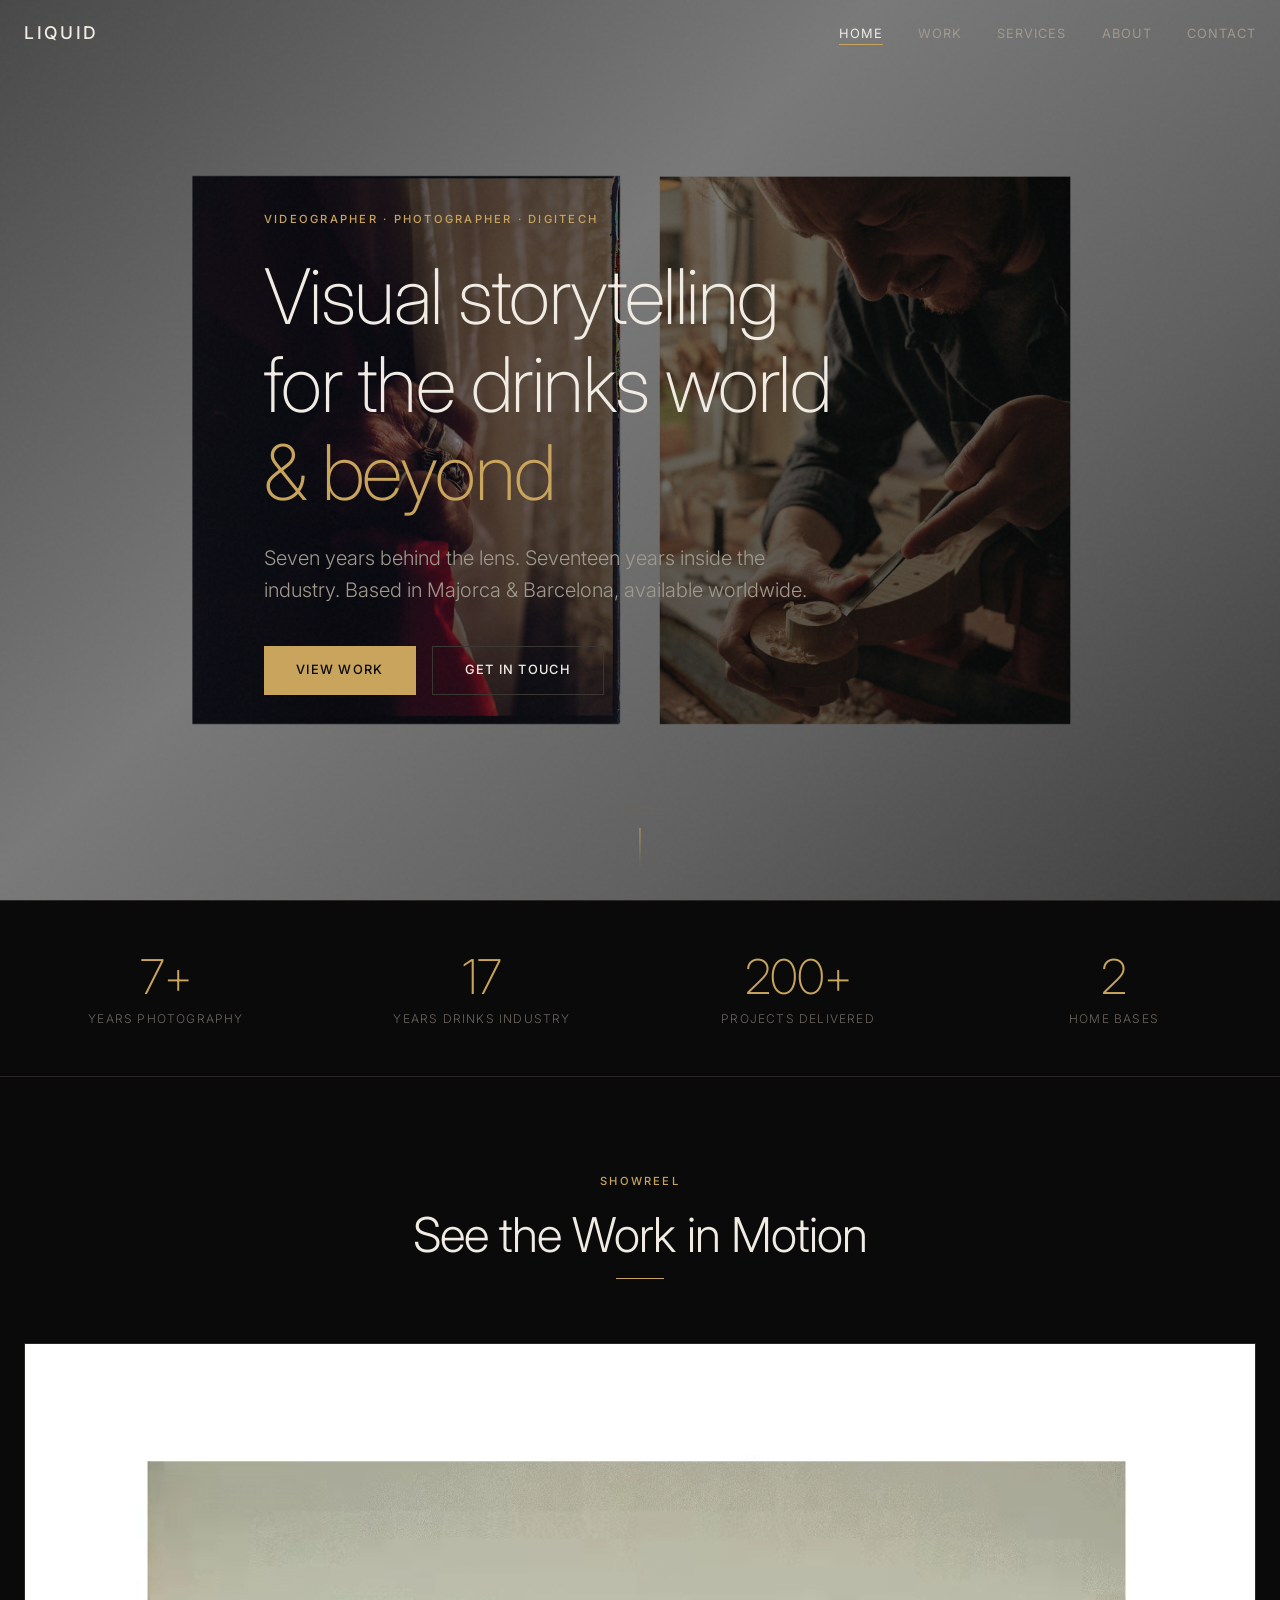
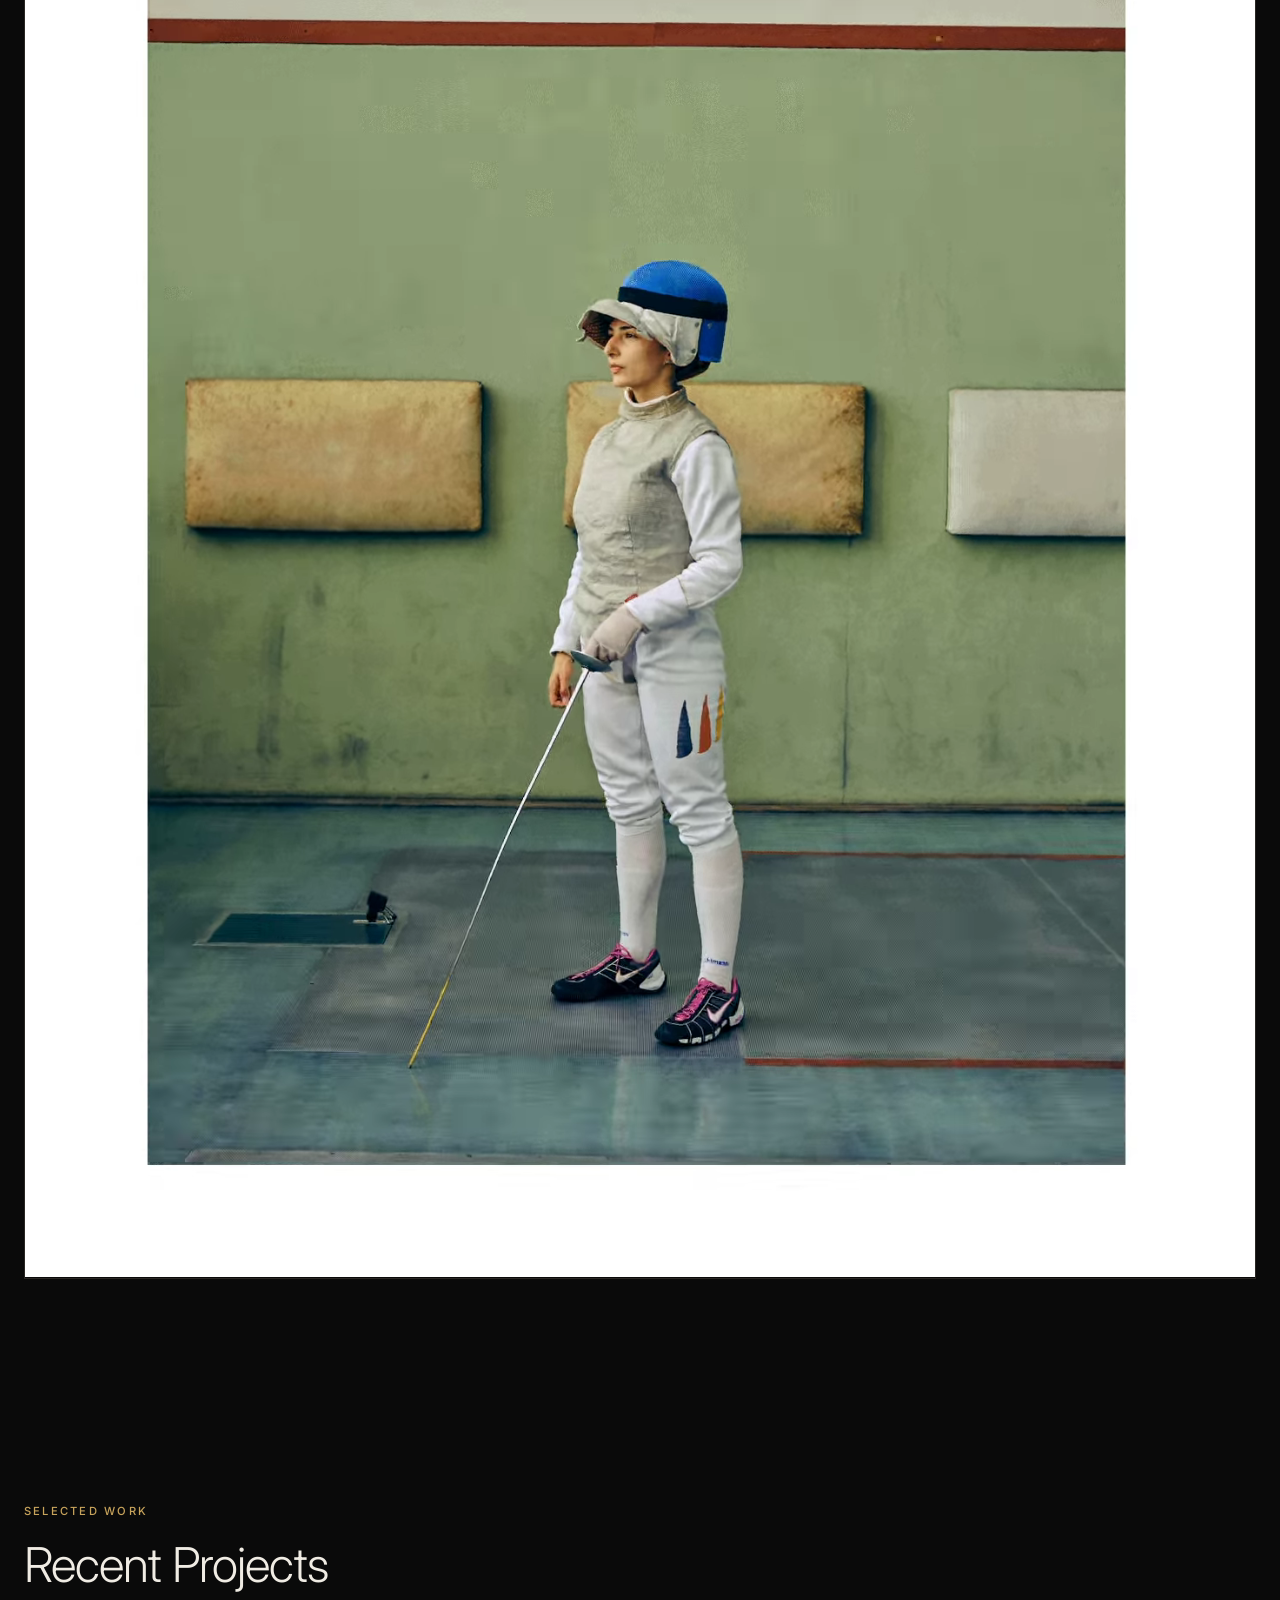
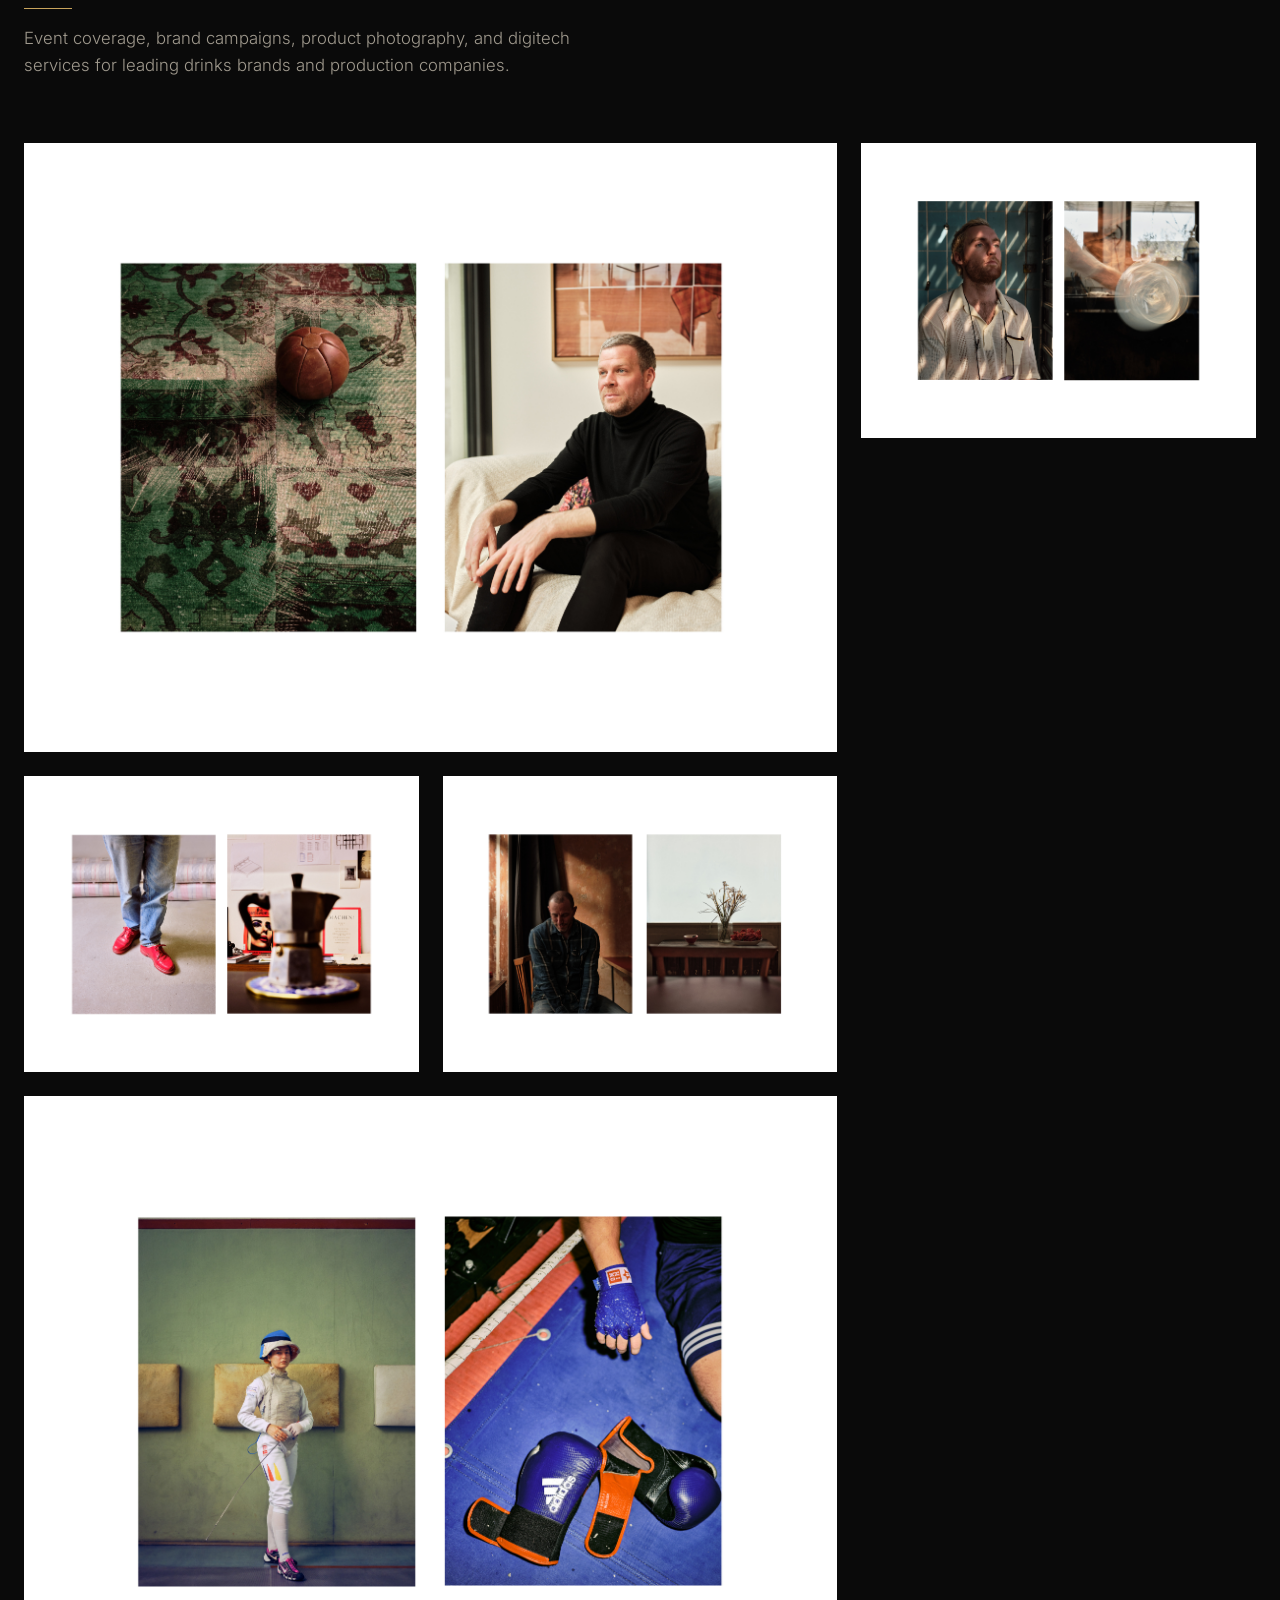
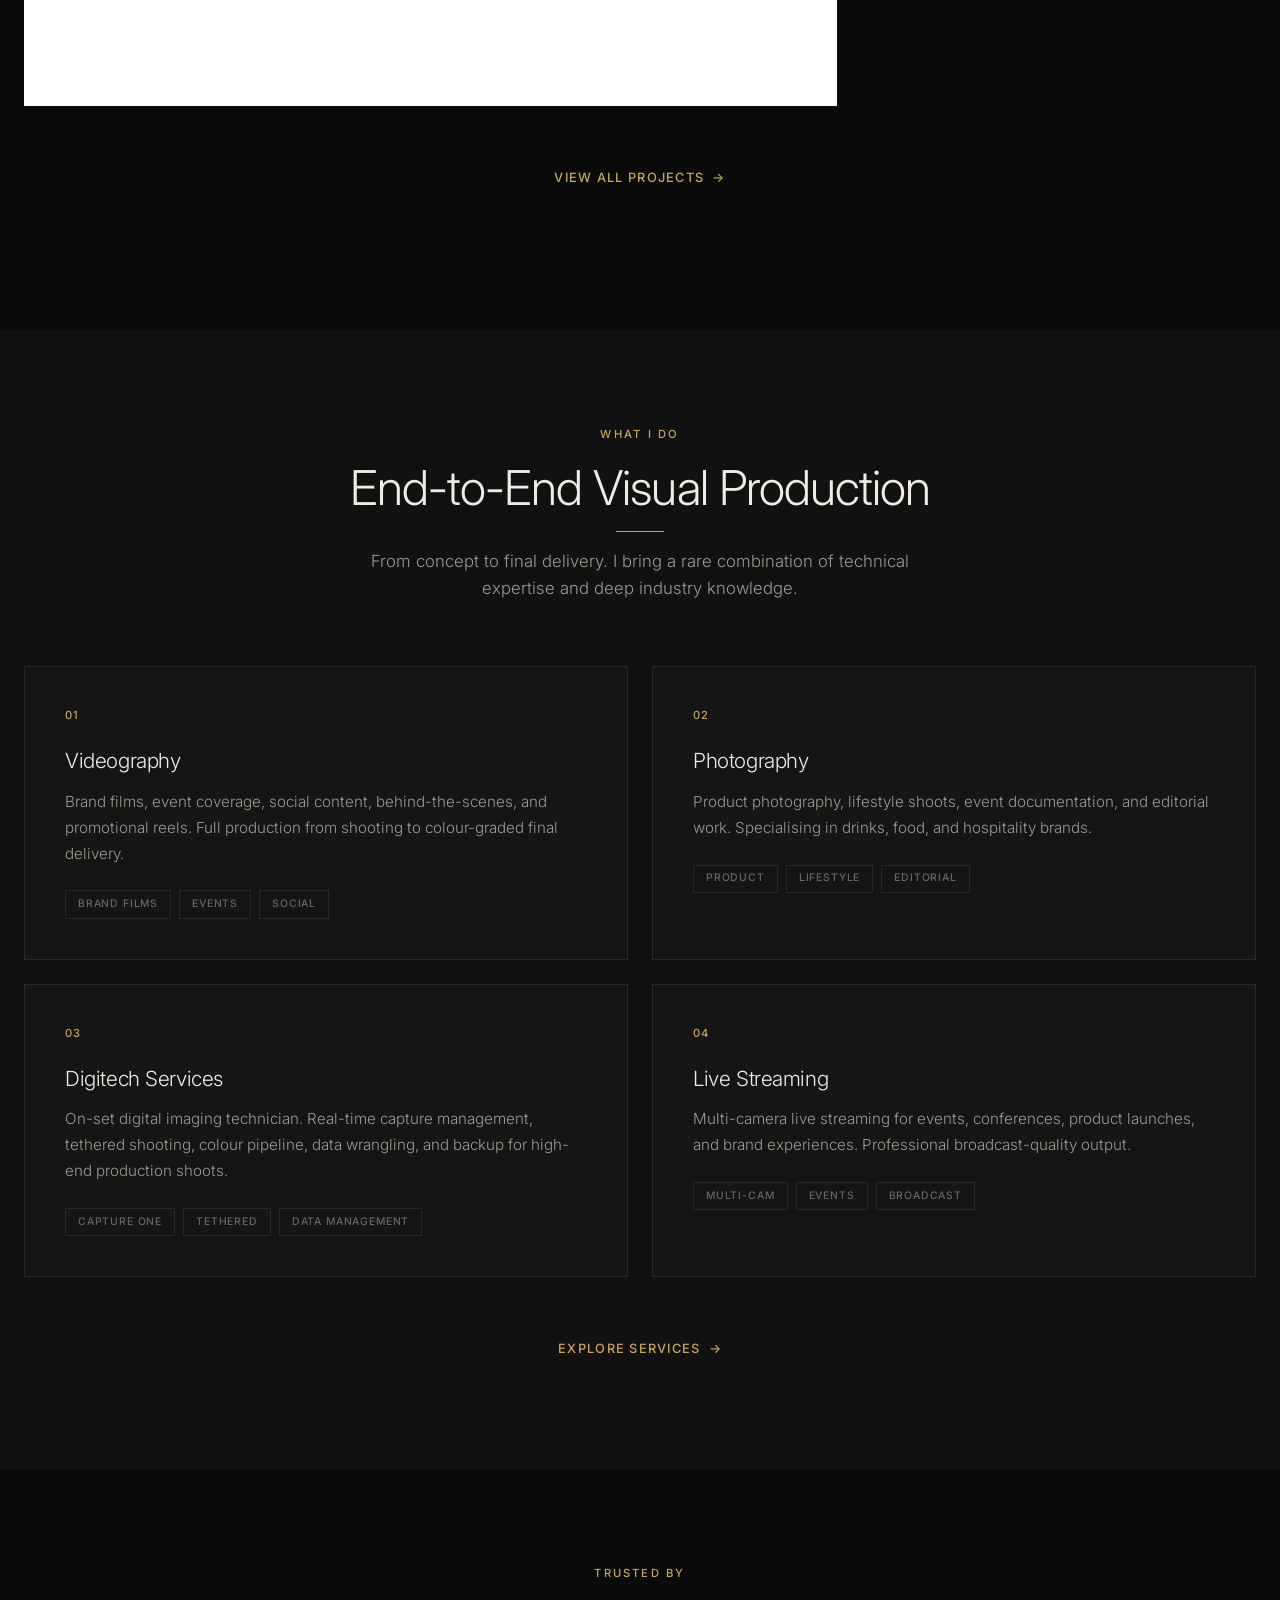
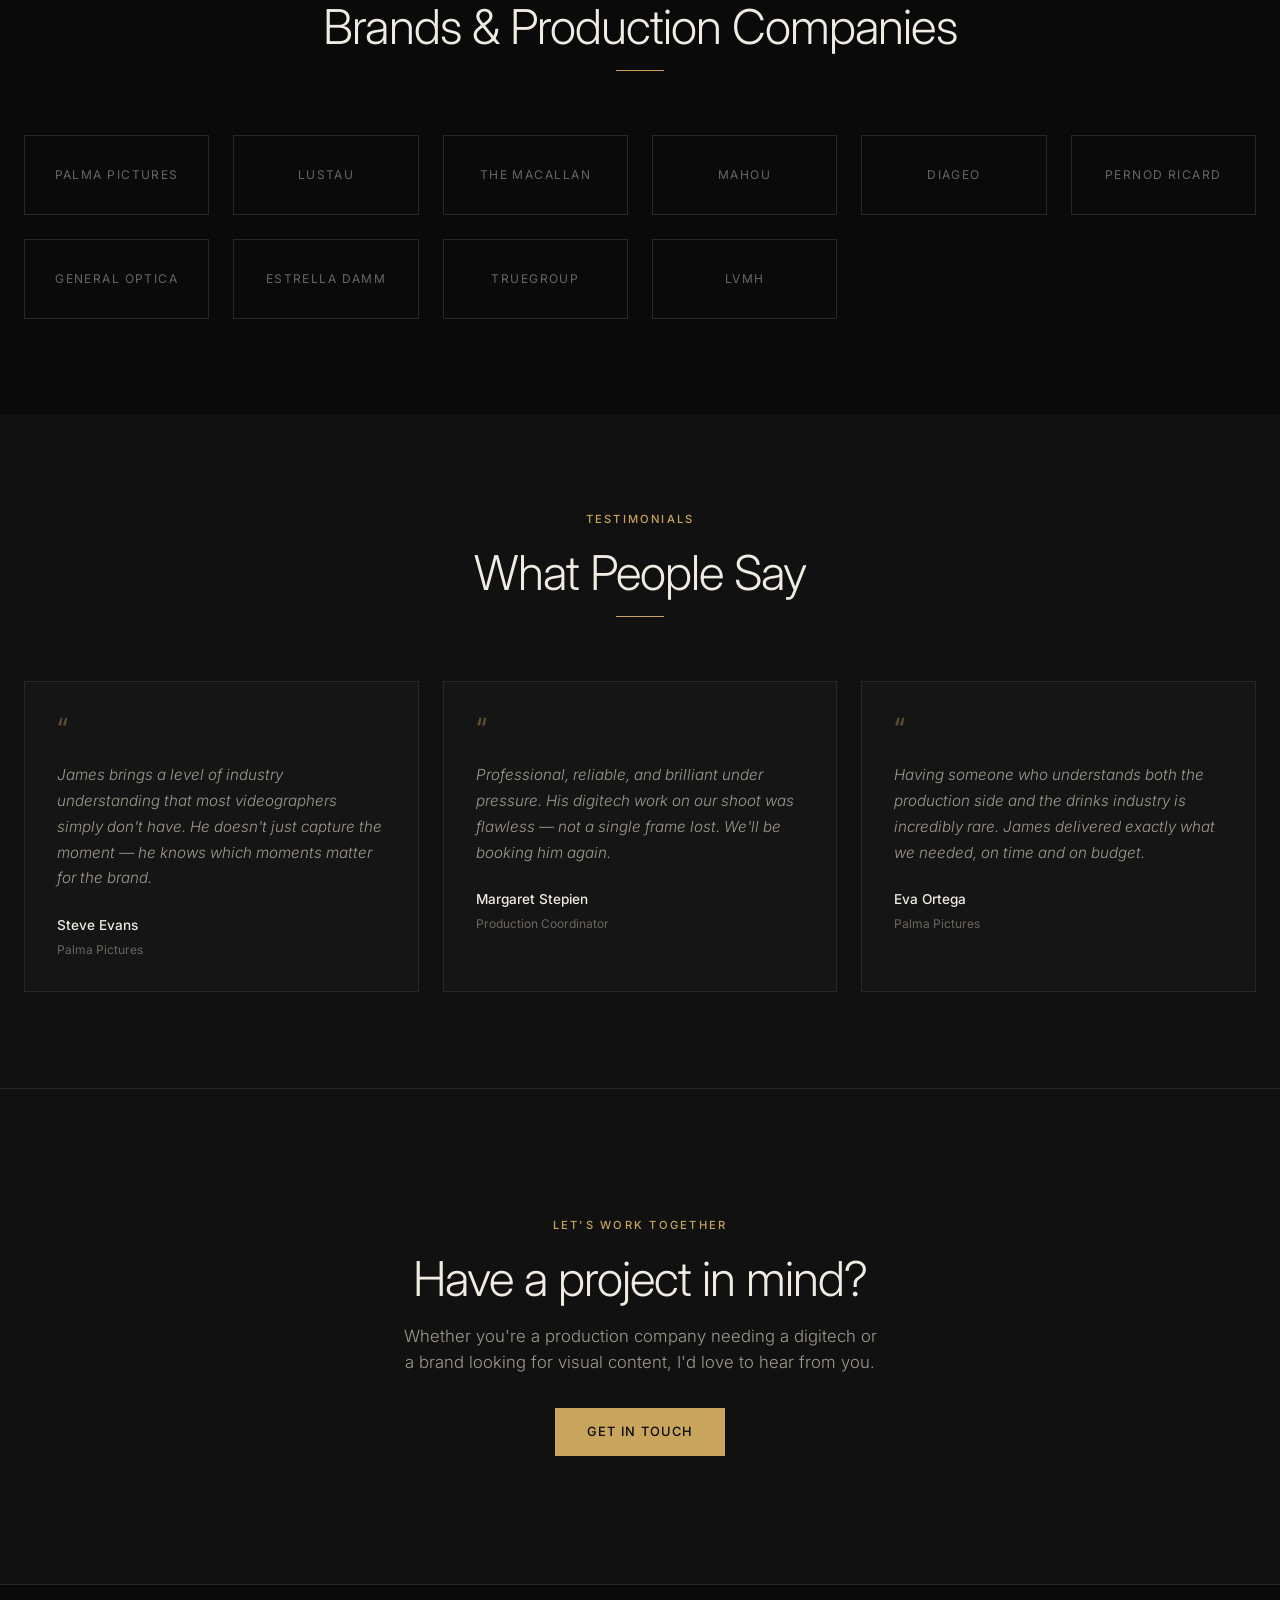
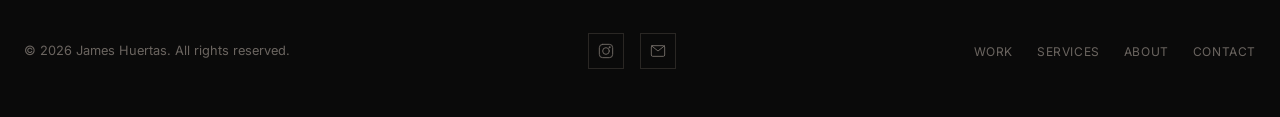
<file: index.html>
<!DOCTYPE html>
<html lang="en">
<head>
<meta charset="UTF-8">
<meta name="viewport" content="width=device-width, initial-scale=1.0">
<title>James Huertas &mdash; Videographer | Photographer | Digitech | Majorca &amp; Barcelona</title>
<meta name="description" content="James Huertas is a freelance videographer, photographer, and digitech specialist based in Majorca and Barcelona. 17 years in the drinks industry. Available for production companies and brands.">
<meta name="keywords" content="videographer Majorca, photographer Barcelona, digitech Spain, drinks industry videographer, freelance photographer Spain, brand content, event coverage, Palma Pictures, production company">
<link rel="canonical" href="https://jameshphoto.com/digitech-portfolio/">
<meta property="og:title" content="James Huertas &mdash; Videographer | Photographer | Digitech">
<meta property="og:description" content="Freelance videographer, photographer, and digitech specialist based in Majorca &amp; Barcelona. 17 years in the drinks industry.">
<meta property="og:type" content="website">
<meta property="og:url" content="https://jameshphoto.com/digitech-portfolio/">
<meta property="og:image" content="https://jameshphoto.com/digitech-portfolio/assets/images/portfolio/portfolio-01.jpg">
<meta name="twitter:card" content="summary_large_image">
<meta name="twitter:title" content="James Huertas &mdash; Videographer | Photographer | Digitech">
<meta name="twitter:description" content="Freelance videographer, photographer, and digitech specialist based in Majorca &amp; Barcelona. 17 years in the drinks industry.">
<meta name="twitter:image" content="https://jameshphoto.com/digitech-portfolio/assets/images/portfolio/portfolio-01.jpg">
<script type="application/ld+json">{"@context":"https://schema.org","@type":["LocalBusiness","Photographer"],"name":"James Huertas","description":"Freelance videographer, photographer, and digitech specialist with 17 years in the drinks industry. Available for production companies and brands.","url":"https://jameshphoto.com/digitech-portfolio/","email":"james@huertas.co.uk","image":"https://jameshphoto.com/digitech-portfolio/assets/images/portfolio/portfolio-01.jpg","address":[{"@type":"PostalAddress","addressLocality":"Majorca","addressRegion":"Balearic Islands","addressCountry":"ES"},{"@type":"PostalAddress","addressLocality":"Barcelona","addressRegion":"Catalonia","addressCountry":"ES"}],"areaServed":["Spain","International"],"makesOffer":[{"@type":"Offer","itemOffered":{"@type":"Service","name":"Videography & Film Production","description":"Brand films, event coverage, social content, behind-the-scenes, and promotional reels."}},{"@type":"Offer","itemOffered":{"@type":"Service","name":"Photography","description":"Product photography, lifestyle shoots, event documentation, and editorial work."}},{"@type":"Offer","itemOffered":{"@type":"Service","name":"Digitech Services","description":"On-set digital imaging technician. Tethered capture, colour pipeline, data wrangling, and backup."}},{"@type":"Offer","itemOffered":{"@type":"Service","name":"Live Streaming","description":"Multi-camera live streaming for events, conferences, and product launches."}},{"@type":"Offer","itemOffered":{"@type":"Service","name":"Brand Content Strategy","description":"Content strategy and campaign planning for drinks, hospitality, and lifestyle brands."}}],"sameAs":["https://www.instagram.com/tap.dancingoyster/"]}</script>
<link rel="preconnect" href="https://fonts.googleapis.com">
<link rel="preconnect" href="https://fonts.gstatic.com" crossorigin>
<link href="https://fonts.googleapis.com/css2?family=Inter:wght@200;300;400;500;600&display=swap" rel="stylesheet">
<link rel="stylesheet" href="css/style.css">
</head>
<body>
<nav class="nav">
<div class="container nav__inner">
<a href="index.html" class="nav__logo"><span>Liquid</span></a>
<ul class="nav__links">
<li><a href="index.html" class="nav__link nav__link--active">Home</a></li>
<li><a href="portfolio.html" class="nav__link">Work</a></li>
<li><a href="services.html" class="nav__link">Services</a></li>
<li><a href="about.html" class="nav__link">About</a></li>
<li><a href="contact.html" class="nav__link">Contact</a></li>
</ul>
<button class="nav__toggle" aria-label="Toggle menu">
<span></span><span></span><span></span>
</button>
</div>
</nav>
<div class="mobile-menu">
<a href="index.html">Home</a>
<a href="portfolio.html">Work</a>
<a href="services.html">Services</a>
<a href="about.html">About</a>
<a href="contact.html">Contact</a>
</div>
<section class="hero">
<div class="hero__bg"></div>
<div class="hero__noise"></div>
<div class="container hero__content">
<span class="label hero__label">Videographer &middot; Photographer &middot; Digitech</span>
<h1>Visual storytelling<br>for the drinks world<br><span class="accent-text">&amp; beyond</span></h1>
<p class="hero__subtitle">Seven years behind the lens. Seventeen years inside the industry. Based in Majorca &amp; Barcelona, available worldwide.</p>
<div class="hero__cta-group">
<a href="portfolio.html" class="btn btn--primary">View Work</a>
<a href="contact.html" class="btn btn--outline">Get In Touch</a>
</div>
</div>
<div class="hero__scroll">
<span>Scroll</span>
<div class="hero__scroll-line"></div>
</div>
</section>
<section class="stats">
<div class="container">
<div class="stats__grid reveal">
<div class="stats__item">
<h3>7+</h3>
<p>Years Photography</p>
</div>
<div class="stats__item">
<h3>17</h3>
<p>Years Drinks Industry</p>
</div>
<div class="stats__item">
<h3>200+</h3>
<p>Projects Delivered</p>
</div>
<div class="stats__item">
<h3>2</h3>
<p>Home Bases</p>
</div>
</div>
</div>
</section>
<section class="section">
<div class="container">
<div class="section-header section-header--center reveal">
<span class="label">Showreel</span>
<h2>See the Work in Motion</h2>
<div class="divider divider--center"></div>
</div>
<div class="showreel reveal">
<video class="showreel__img" autoplay muted loop playsinline preload="metadata" aria-label="James Huertas showreel preview - videography and photography highlights">
<source src="assets/images/showreel.webm" type="video/webm">
<source src="assets/images/showreel.mp4" type="video/mp4">
<img src="assets/images/showreel.gif" alt="James Huertas showreel preview - videography and photography" loading="lazy">
</video>
</div>
</div>
</section>
<section class="section section--lg">
<div class="container">
<div class="section-header reveal">
<span class="label">Selected Work</span>
<h2>Recent Projects</h2>
<div class="divider"></div>
<p>Event coverage, brand campaigns, product photography, and digitech services for leading drinks brands and production companies.</p>
</div>
<div class="work-grid reveal">
<div class="work-card work-card--wide" data-category="video">
<img src="assets/images/portfolio/portfolio-01.jpg" alt="Lustau Sherry brand film production" class="work-card__img">
<div class="work-card__overlay">
<span class="work-card__category">Video Production</span>
<span class="work-card__title">Lustau Sherry &mdash; Behind the Bodega</span>
</div>
</div>
<div class="work-card" data-category="photo">
<img src="assets/images/portfolio/portfolio-02.jpg" alt="The Macallan product photography" class="work-card__img" loading="lazy">
<div class="work-card__overlay">
<span class="work-card__category">Product Photography</span>
<span class="work-card__title">The Macallan &mdash; Product Range</span>
</div>
</div>
<div class="work-card" data-category="event">
<img src="assets/images/portfolio/portfolio-03.jpg" alt="Mahou Barcelona launch event coverage" class="work-card__img" loading="lazy">
<div class="work-card__overlay">
<span class="work-card__category">Event Coverage</span>
<span class="work-card__title">Mahou &mdash; Barcelona Launch</span>
</div>
</div>
<div class="work-card" data-category="digitech">
<img src="assets/images/portfolio/portfolio-04.jpg" alt="Palma Pictures on-set digitech services" class="work-card__img" loading="lazy">
<div class="work-card__overlay">
<span class="work-card__category">Digitech</span>
<span class="work-card__title">Palma Pictures &mdash; On-Set Data Management</span>
</div>
</div>
<div class="work-card work-card--wide" data-category="video">
<img src="assets/images/portfolio/portfolio-05.jpg" alt="Estrella Damm summer campaign content" class="work-card__img" loading="lazy">
<div class="work-card__overlay">
<span class="work-card__category">Brand Content</span>
<span class="work-card__title">Estrella Damm &mdash; Summer Campaign</span>
</div>
</div>
</div>
<div style="text-align: center; margin-top: 3rem;" class="reveal">
<a href="portfolio.html" class="btn btn--ghost">View All Projects <span class="btn__arrow">&rarr;</span></a>
</div>
</div>
</section>
<section class="section testimonials">
<div class="container">
<div class="section-header section-header--center reveal">
<span class="label">What I Do</span>
<h2>End-to-End Visual Production</h2>
<div class="divider divider--center"></div>
<p>From concept to final delivery. I bring a rare combination of technical expertise and deep industry knowledge.</p>
</div>
<div class="services-grid reveal">
<div class="service-card">
<div class="service-card__number">01</div>
<h3>Videography</h3>
<p>Brand films, event coverage, social content, behind-the-scenes, and promotional reels. Full production from shooting to colour-graded final delivery.</p>
<div class="service-card__tags">
<span class="tag">Brand Films</span>
<span class="tag">Events</span>
<span class="tag">Social</span>
</div>
</div>
<div class="service-card">
<div class="service-card__number">02</div>
<h3>Photography</h3>
<p>Product photography, lifestyle shoots, event documentation, and editorial work. Specialising in drinks, food, and hospitality brands.</p>
<div class="service-card__tags">
<span class="tag">Product</span>
<span class="tag">Lifestyle</span>
<span class="tag">Editorial</span>
</div>
</div>
<div class="service-card">
<div class="service-card__number">03</div>
<h3>Digitech Services</h3>
<p>On-set digital imaging technician. Real-time capture management, tethered shooting, colour pipeline, data wrangling, and backup for high-end production shoots.</p>
<div class="service-card__tags">
<span class="tag">Capture One</span>
<span class="tag">Tethered</span>
<span class="tag">Data Management</span>
</div>
</div>
<div class="service-card">
<div class="service-card__number">04</div>
<h3>Live Streaming</h3>
<p>Multi-camera live streaming for events, conferences, product launches, and brand experiences. Professional broadcast-quality output.</p>
<div class="service-card__tags">
<span class="tag">Multi-Cam</span>
<span class="tag">Events</span>
<span class="tag">Broadcast</span>
</div>
</div>
</div>
<div style="text-align: center; margin-top: 3rem;" class="reveal">
<a href="services.html" class="btn btn--ghost">Explore Services <span class="btn__arrow">&rarr;</span></a>
</div>
</div>
</section>
<section class="section">
<div class="container">
<div class="section-header section-header--center reveal">
<span class="label">Trusted By</span>
<h2>Brands &amp; Production Companies</h2>
<div class="divider divider--center"></div>
</div>
<div class="clients-grid reveal">
<div class="client-item"><span>Palma Pictures</span></div>
<div class="client-item"><span>Lustau</span></div>
<div class="client-item"><span>The Macallan</span></div>
<div class="client-item"><span>Mahou</span></div>
<div class="client-item"><span>Diageo</span></div>
<div class="client-item"><span>Pernod Ricard</span></div>
<div class="client-item"><span>General Optica</span></div>
<div class="client-item"><span>Estrella Damm</span></div>
<div class="client-item"><span>TrueGroup</span></div>
<div class="client-item"><span>LVMH</span></div>
</div>
</div>
</section>
<section class="section testimonials">
<div class="container">
<div class="section-header section-header--center reveal">
<span class="label">Testimonials</span>
<h2>What People Say</h2>
<div class="divider divider--center"></div>
</div>
<div class="testimonial-grid reveal">
<div class="testimonial-card">
<div class="testimonial-card__quote">&ldquo;</div>
<p>James brings a level of industry understanding that most videographers simply don't have. He doesn't just capture the moment &mdash; he knows which moments matter for the brand.</p>
<div>
<div class="testimonial-card__author">Steve Evans</div>
<div class="testimonial-card__role">Palma Pictures</div>
</div>
</div>
<div class="testimonial-card">
<div class="testimonial-card__quote">&ldquo;</div>
<p>Professional, reliable, and brilliant under pressure. His digitech work on our shoot was flawless &mdash; not a single frame lost. We'll be booking him again.</p>
<div>
<div class="testimonial-card__author">Margaret Stepien</div>
<div class="testimonial-card__role">Production Coordinator</div>
</div>
</div>
<div class="testimonial-card">
<div class="testimonial-card__quote">&ldquo;</div>
<p>Having someone who understands both the production side and the drinks industry is incredibly rare. James delivered exactly what we needed, on time and on budget.</p>
<div>
<div class="testimonial-card__author">Eva Ortega</div>
<div class="testimonial-card__role">Palma Pictures</div>
</div>
</div>
</div>
</div>
</section>
<section class="section section--lg cta-section">
<div class="container reveal">
<span class="label" style="display: block; margin-bottom: 1rem;">Let's Work Together</span>
<h2>Have a project in mind?</h2>
<p>Whether you're a production company needing a digitech or a brand looking for visual content, I'd love to hear from you.</p>
<a href="contact.html" class="btn btn--primary">Get In Touch</a>
</div>
</section>
<footer class="footer">
<div class="container footer__inner">
<div class="footer__copy">&copy; 2026 James Huertas. All rights reserved.</div>
<div class="social-links">
<a href="https://www.instagram.com/tap.dancingoyster/" target="_blank" rel="noopener" class="social-link" aria-label="Instagram">
<svg viewBox="0 0 24 24" fill="none" stroke="currentColor" stroke-width="1.5" stroke-linecap="round" stroke-linejoin="round"><rect x="2" y="2" width="20" height="20" rx="5" ry="5"/><circle cx="12" cy="12" r="5"/><circle cx="17.5" cy="6.5" r="1.5" fill="currentColor" stroke="none"/></svg>
</a>
<a href="mailto:james@huertas.co.uk" class="social-link" aria-label="Email">
<svg viewBox="0 0 24 24" fill="none" stroke="currentColor" stroke-width="1.5" stroke-linecap="round" stroke-linejoin="round"><rect x="2" y="4" width="20" height="16" rx="2"/><path d="M22 4l-10 8L2 4"/></svg>
</a>
</div>
<ul class="footer__links">
<li><a href="portfolio.html" class="footer__link">Work</a></li>
<li><a href="services.html" class="footer__link">Services</a></li>
<li><a href="about.html" class="footer__link">About</a></li>
<li><a href="contact.html" class="footer__link">Contact</a></li>
</ul>
</div>
</footer>
<script src="js/main.js"></script>
</body>
</html>
</file>
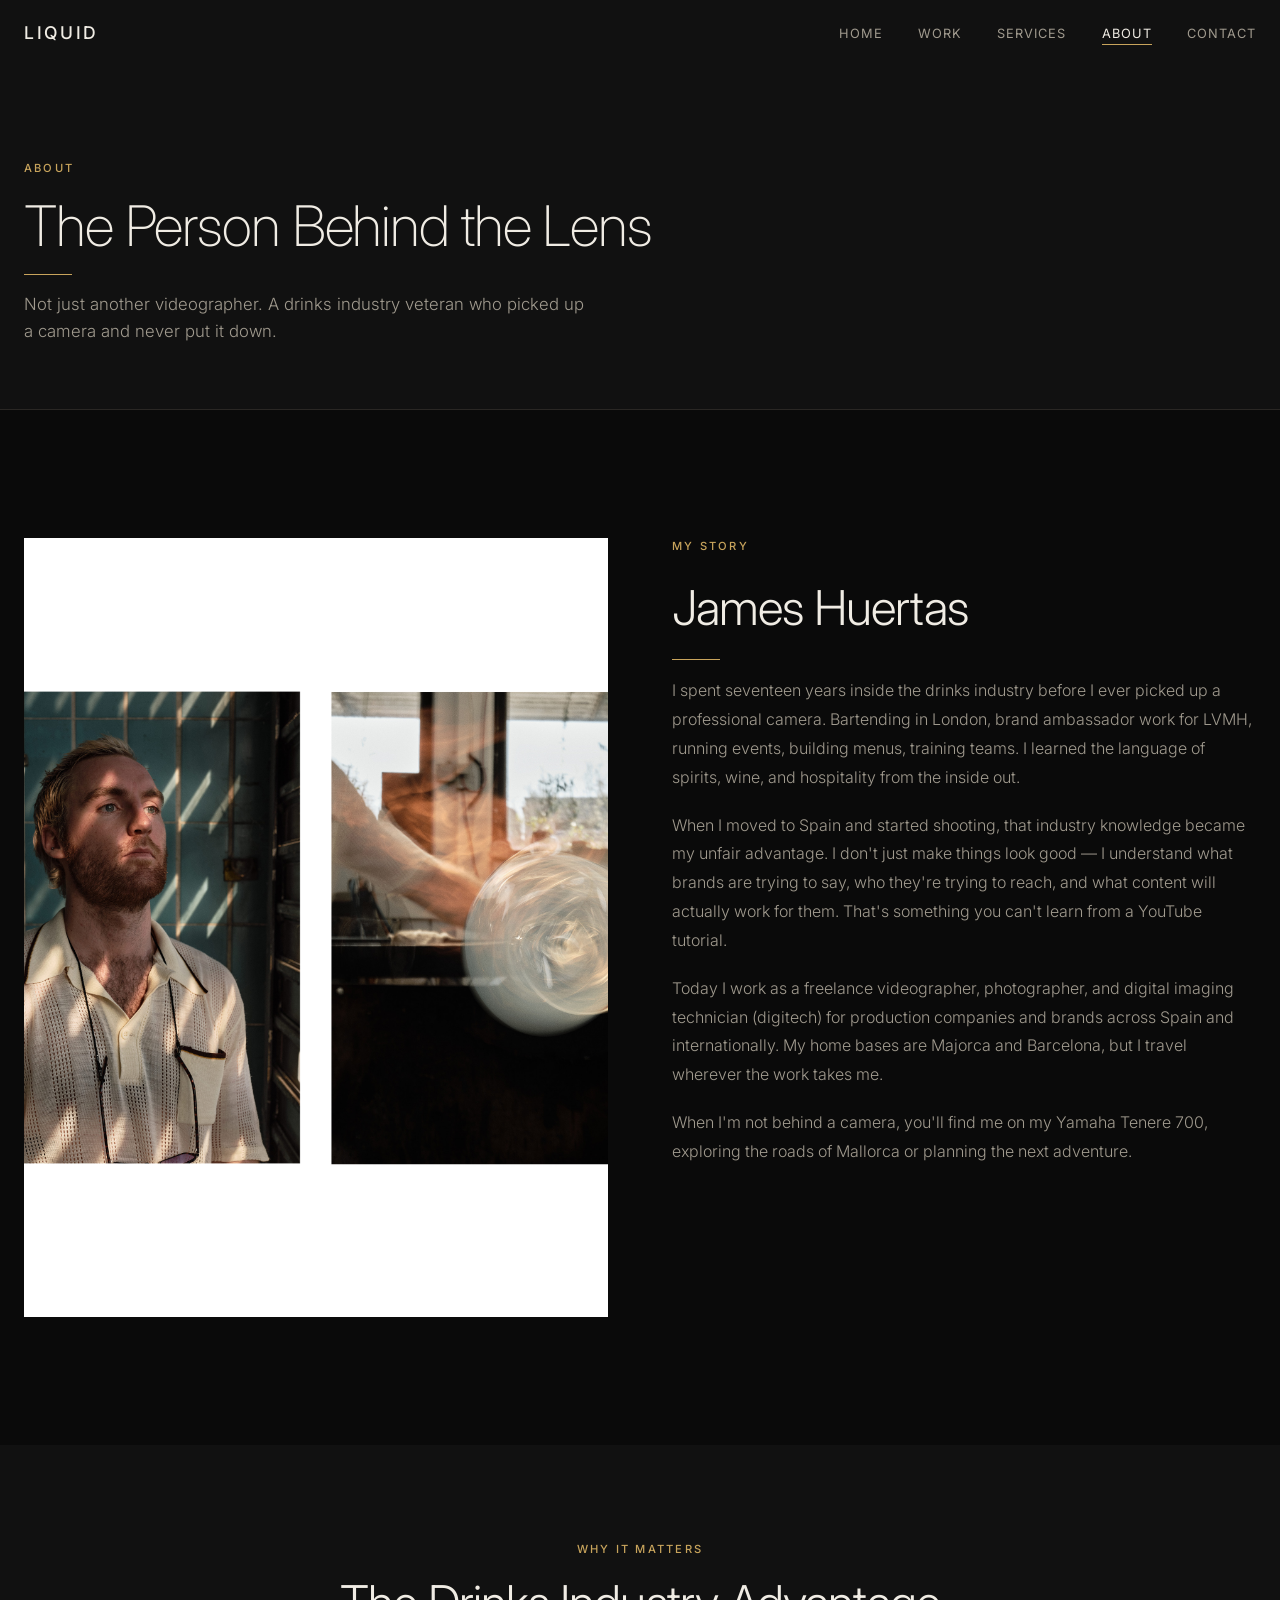
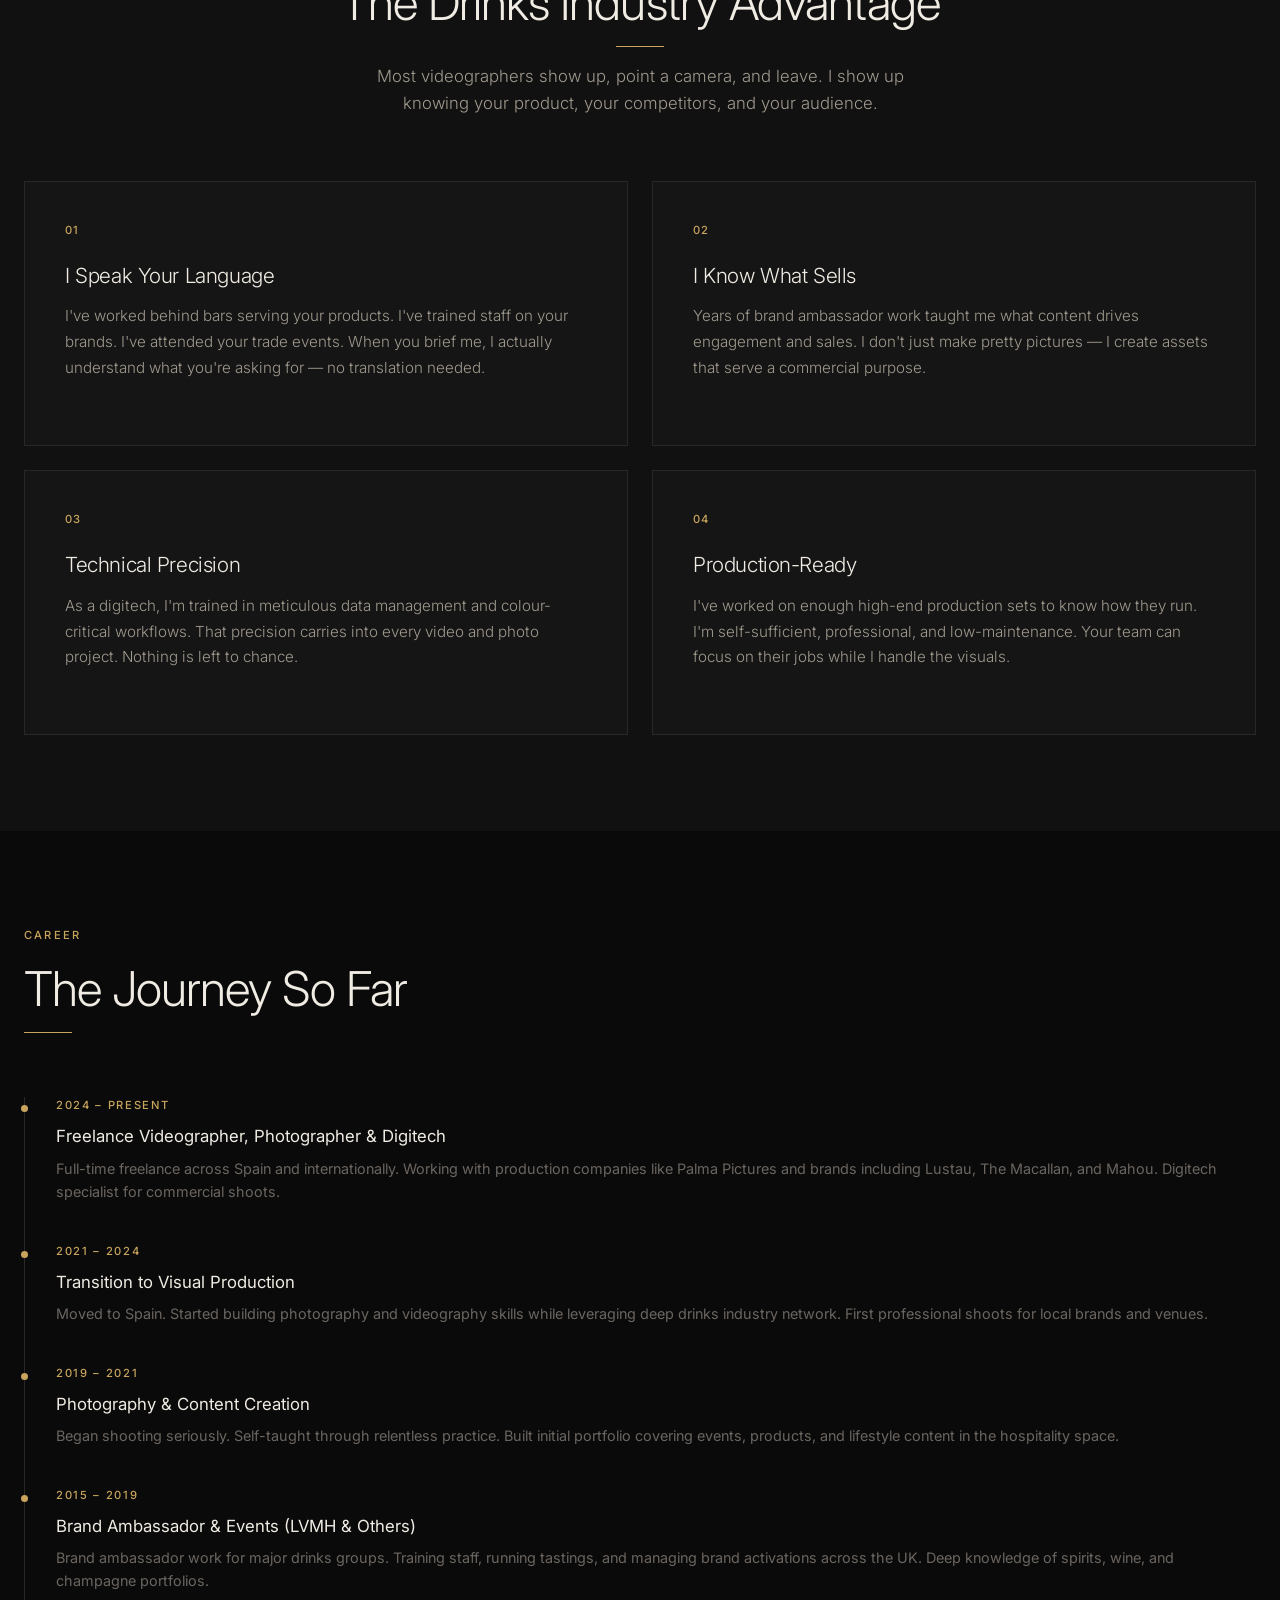
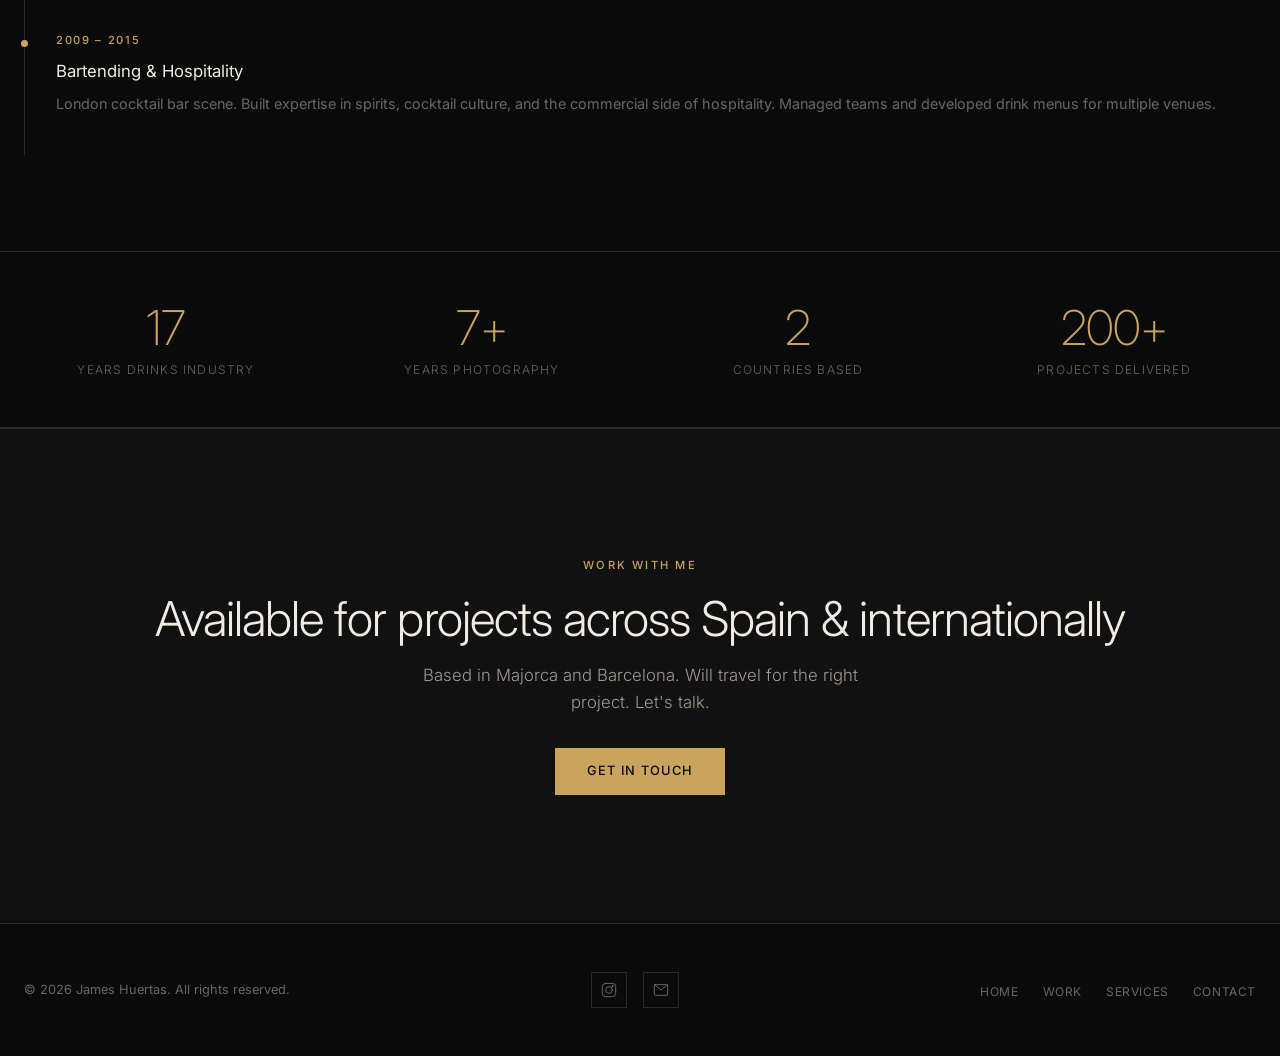
<file: about.html>
<!DOCTYPE html>
<html lang="en">
<head>
<meta charset="UTF-8">
<meta name="viewport" content="width=device-width, initial-scale=1.0">
<title>About — James Huertas | Videographer &amp; Photographer in Majorca &amp; Barcelona</title>
<meta name="description" content="James Huertas — freelance videographer, photographer and digitech with 17 years in the drinks industry. Based in Majorca and Barcelona, available worldwide.">
<meta name="keywords" content="about James Huertas, videographer Majorca, photographer Barcelona, drinks industry expert, digitech specialist, freelance cameraman Spain">
<link rel="canonical" href="https://jameshphoto.com/digitech-portfolio/about.html">
<meta property="og:title" content="About — James Huertas | Videographer &amp; Photographer">
<meta property="og:description" content="Freelance videographer, photographer and digitech with 17 years in the drinks industry. Based in Majorca and Barcelona.">
<meta property="og:type" content="website">
<meta property="og:url" content="https://jameshphoto.com/digitech-portfolio/about.html">
<meta property="og:image" content="https://jameshphoto.com/digitech-portfolio/assets/images/portfolio/portfolio-02.jpg">
<meta name="twitter:card" content="summary_large_image">
<meta name="twitter:title" content="About — James Huertas | Videographer &amp; Photographer">
<meta name="twitter:description" content="Freelance videographer, photographer and digitech with 17 years in the drinks industry. Based in Majorca and Barcelona.">
<meta name="twitter:image" content="https://jameshphoto.com/digitech-portfolio/assets/images/portfolio/portfolio-02.jpg">
<link rel="preconnect" href="https://fonts.googleapis.com">
<link rel="preconnect" href="https://fonts.gstatic.com" crossorigin>
<link href="https://fonts.googleapis.com/css2?family=Inter:wght@200;300;400;500;600&display=swap" rel="stylesheet">
<link rel="stylesheet" href="css/style.css">
</head>
<body>
<nav class="nav">
<div class="container nav__inner">
<a href="index.html" class="nav__logo"><span>Liquid</span></a>
<ul class="nav__links">
<li><a href="index.html" class="nav__link">Home</a></li>
<li><a href="portfolio.html" class="nav__link">Work</a></li>
<li><a href="services.html" class="nav__link">Services</a></li>
<li><a href="about.html" class="nav__link nav__link--active">About</a></li>
<li><a href="contact.html" class="nav__link">Contact</a></li>
</ul>
<button class="nav__toggle" aria-label="Toggle menu">
<span></span><span></span><span></span>
</button>
</div>
</nav>
<div class="mobile-menu">
<a href="index.html">Home</a>
<a href="portfolio.html">Work</a>
<a href="services.html">Services</a>
<a href="about.html">About</a>
<a href="contact.html">Contact</a>
</div>
<header class="page-header">
<div class="container">
<span class="label">About</span>
<h1>The Person Behind the Lens</h1>
<div class="divider"></div>
<p>Not just another videographer. A drinks industry veteran who picked up a camera and never put it down.</p>
</div>
</header>
<section class="section section--lg">
<div class="container">
<div class="about-grid reveal">
<div class="about-image">
<img src="assets/images/portfolio/portfolio-02.jpg" alt="James Huertas - videographer, photographer, and digitech specialist" class="about-image__img">
</div>
<div class="about-content">
<span class="label">My Story</span>
<h2>James Huertas</h2>
<div class="divider"></div>
<p>I spent seventeen years inside the drinks industry before I ever picked up a professional camera. Bartending in London, brand ambassador work for LVMH, running events, building menus, training teams. I learned the language of spirits, wine, and hospitality from the inside out.</p>
<p>When I moved to Spain and started shooting, that industry knowledge became my unfair advantage. I don't just make things look good &mdash; I understand what brands are trying to say, who they're trying to reach, and what content will actually work for them. That's something you can't learn from a YouTube tutorial.</p>
<p>Today I work as a freelance videographer, photographer, and digital imaging technician (digitech) for production companies and brands across Spain and internationally. My home bases are Majorca and Barcelona, but I travel wherever the work takes me.</p>
<p>When I'm not behind a camera, you'll find me on my Yamaha Tenere 700, exploring the roads of Mallorca or planning the next adventure.</p>
</div>
</div>
</div>
</section>
<section class="section testimonials">
<div class="container">
<div class="section-header section-header--center reveal">
<span class="label">Why It Matters</span>
<h2>The Drinks Industry Advantage</h2>
<div class="divider divider--center"></div>
<p>Most videographers show up, point a camera, and leave. I show up knowing your product, your competitors, and your audience.</p>
</div>
<div class="services-grid reveal">
<div class="service-card">
<div class="service-card__number">01</div>
<h3>I Speak Your Language</h3>
<p>I've worked behind bars serving your products. I've trained staff on your brands. I've attended your trade events. When you brief me, I actually understand what you're asking for &mdash; no translation needed.</p>
</div>
<div class="service-card">
<div class="service-card__number">02</div>
<h3>I Know What Sells</h3>
<p>Years of brand ambassador work taught me what content drives engagement and sales. I don't just make pretty pictures &mdash; I create assets that serve a commercial purpose.</p>
</div>
<div class="service-card">
<div class="service-card__number">03</div>
<h3>Technical Precision</h3>
<p>As a digitech, I'm trained in meticulous data management and colour-critical workflows. That precision carries into every video and photo project. Nothing is left to chance.</p>
</div>
<div class="service-card">
<div class="service-card__number">04</div>
<h3>Production-Ready</h3>
<p>I've worked on enough high-end production sets to know how they run. I'm self-sufficient, professional, and low-maintenance. Your team can focus on their jobs while I handle the visuals.</p>
</div>
</div>
</div>
</section>
<section class="section">
<div class="container">
<div class="section-header reveal">
<span class="label">Career</span>
<h2>The Journey So Far</h2>
<div class="divider"></div>
</div>
<div class="timeline reveal">
<div class="timeline__item">
<div class="timeline__year">2024 &ndash; Present</div>
<div class="timeline__title">Freelance Videographer, Photographer &amp; Digitech</div>
<div class="timeline__desc">Full-time freelance across Spain and internationally. Working with production companies like Palma Pictures and brands including Lustau, The Macallan, and Mahou. Digitech specialist for commercial shoots.</div>
</div>
<div class="timeline__item">
<div class="timeline__year">2021 &ndash; 2024</div>
<div class="timeline__title">Transition to Visual Production</div>
<div class="timeline__desc">Moved to Spain. Started building photography and videography skills while leveraging deep drinks industry network. First professional shoots for local brands and venues.</div>
</div>
<div class="timeline__item">
<div class="timeline__year">2019 &ndash; 2021</div>
<div class="timeline__title">Photography &amp; Content Creation</div>
<div class="timeline__desc">Began shooting seriously. Self-taught through relentless practice. Built initial portfolio covering events, products, and lifestyle content in the hospitality space.</div>
</div>
<div class="timeline__item">
<div class="timeline__year">2015 &ndash; 2019</div>
<div class="timeline__title">Brand Ambassador &amp; Events (LVMH &amp; Others)</div>
<div class="timeline__desc">Brand ambassador work for major drinks groups. Training staff, running tastings, and managing brand activations across the UK. Deep knowledge of spirits, wine, and champagne portfolios.</div>
</div>
<div class="timeline__item">
<div class="timeline__year">2009 &ndash; 2015</div>
<div class="timeline__title">Bartending &amp; Hospitality</div>
<div class="timeline__desc">London cocktail bar scene. Built expertise in spirits, cocktail culture, and the commercial side of hospitality. Managed teams and developed drink menus for multiple venues.</div>
</div>
</div>
</div>
</section>
<section class="stats">
<div class="container">
<div class="stats__grid reveal">
<div class="stats__item">
<h3>17</h3>
<p>Years Drinks Industry</p>
</div>
<div class="stats__item">
<h3>7+</h3>
<p>Years Photography</p>
</div>
<div class="stats__item">
<h3>2</h3>
<p>Countries Based</p>
</div>
<div class="stats__item">
<h3>200+</h3>
<p>Projects Delivered</p>
</div>
</div>
</div>
</section>
<section class="section section--lg cta-section">
<div class="container reveal">
<span class="label" style="display: block; margin-bottom: 1rem;">Work With Me</span>
<h2>Available for projects across Spain &amp; internationally</h2>
<p>Based in Majorca and Barcelona. Will travel for the right project. Let's talk.</p>
<a href="contact.html" class="btn btn--primary">Get In Touch</a>
</div>
</section>
<footer class="footer">
<div class="container footer__inner">
<div class="footer__copy">&copy; 2026 James Huertas. All rights reserved.</div>
<div class="social-links">
<a href="https://www.instagram.com/tap.dancingoyster/" target="_blank" rel="noopener" class="social-link" aria-label="Instagram">
<svg viewBox="0 0 24 24" fill="none" stroke="currentColor" stroke-width="1.5" stroke-linecap="round" stroke-linejoin="round"><rect x="2" y="2" width="20" height="20" rx="5" ry="5"/><circle cx="12" cy="12" r="5"/><circle cx="17.5" cy="6.5" r="1.5" fill="currentColor" stroke="none"/></svg>
</a>
<a href="mailto:james@huertas.co.uk" class="social-link" aria-label="Email">
<svg viewBox="0 0 24 24" fill="none" stroke="currentColor" stroke-width="1.5" stroke-linecap="round" stroke-linejoin="round"><rect x="2" y="4" width="20" height="16" rx="2"/><path d="M22 4l-10 8L2 4"/></svg>
</a>
</div>
<ul class="footer__links">
<li><a href="index.html" class="footer__link">Home</a></li>
<li><a href="portfolio.html" class="footer__link">Work</a></li>
<li><a href="services.html" class="footer__link">Services</a></li>
<li><a href="contact.html" class="footer__link">Contact</a></li>
</ul>
</div>
</footer>
<script src="js/main.js"></script>
</body>
</html>
</file>
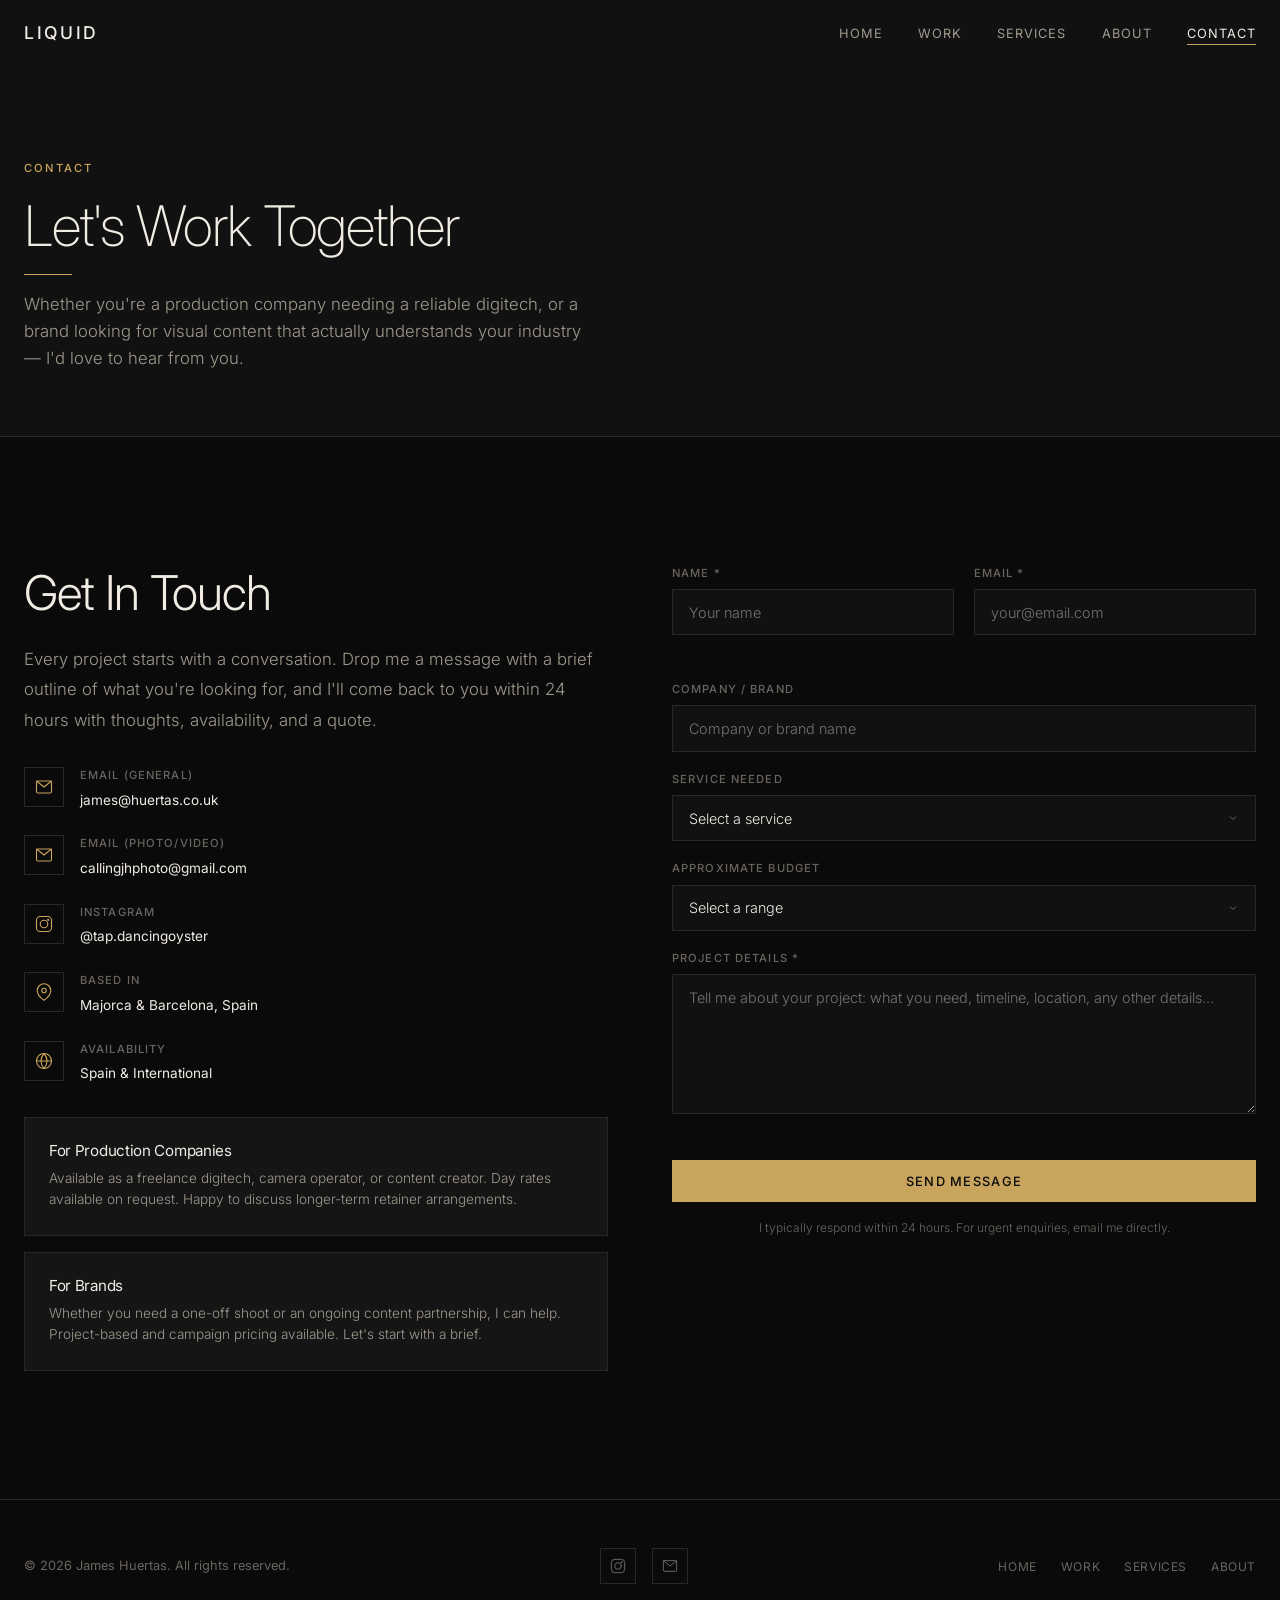
<file: contact.html>
<!DOCTYPE html>
<html lang="en">
<head>
  <meta charset="UTF-8">
  <meta name="viewport" content="width=device-width, initial-scale=1.0">
  <title>Contact — James Huertas | Hire a Videographer in Majorca &amp; Barcelona</title>
  <meta name="description" content="Get in touch with James Huertas for videography, photography, digitech services, and brand content. Based in Majorca and Barcelona, available worldwide.">
  <meta name="keywords" content="hire videographer Spain, contact photographer Majorca, digitech freelance Barcelona, drinks industry videographer, brand content enquiry">
  <link rel="canonical" href="https://jameshphoto.com/digitech-portfolio/contact.html">

  
  <meta property="og:title" content="Contact — James Huertas | Videographer &amp; Photographer">
  <meta property="og:description" content="Get in touch for videography, photography, digitech and brand content. Based in Majorca and Barcelona, available worldwide.">
  <meta property="og:type" content="website">
  <meta property="og:url" content="https://jameshphoto.com/digitech-portfolio/contact.html">
  <meta property="og:image" content="https://jameshphoto.com/digitech-portfolio/assets/images/portfolio/portfolio-01.jpg">

  
  <meta name="twitter:card" content="summary_large_image">
  <meta name="twitter:title" content="Contact — James Huertas | Videographer &amp; Photographer">
  <meta name="twitter:description" content="Get in touch for videography, photography, digitech and brand content. Based in Majorca and Barcelona, available worldwide.">
  <meta name="twitter:image" content="https://jameshphoto.com/digitech-portfolio/assets/images/portfolio/portfolio-01.jpg">

  
  

  <link rel="preconnect" href="https://fonts.googleapis.com">
  <link rel="preconnect" href="https://fonts.gstatic.com" crossorigin>
  <link href="https://fonts.googleapis.com/css2?family=Inter:wght@200;300;400;500;600&display=swap" rel="stylesheet">
  <link rel="stylesheet" href="css/style.css">
</head>
<body>

  
  <nav class="nav">
    <div class="container nav__inner">
      <a href="index.html" class="nav__logo"><span>Liquid</span></a>
      <ul class="nav__links">
        <li><a href="index.html" class="nav__link">Home</a></li>
        <li><a href="portfolio.html" class="nav__link">Work</a></li>
        <li><a href="services.html" class="nav__link">Services</a></li>
        <li><a href="about.html" class="nav__link">About</a></li>
        <li><a href="contact.html" class="nav__link nav__link--active">Contact</a></li>
      </ul>
      <button class="nav__toggle" aria-label="Toggle menu">
        <span></span><span></span><span></span>
      </button>
    </div>
  </nav>

  <div class="mobile-menu">
    <a href="index.html">Home</a>
    <a href="portfolio.html">Work</a>
    <a href="services.html">Services</a>
    <a href="about.html">About</a>
    <a href="contact.html">Contact</a>
  </div>

  
  <header class="page-header">
    <div class="container">
      <span class="label">Contact</span>
      <h1>Let's Work Together</h1>
      <div class="divider"></div>
      <p>Whether you're a production company needing a reliable digitech, or a brand looking for visual content that actually understands your industry &mdash; I'd love to hear from you.</p>
    </div>
  </header>

  
  <section class="section section--lg">
    <div class="container">
      <div class="contact-grid">

        
        <div class="contact-info reveal">
          <h2>Get In Touch</h2>
          <p>Every project starts with a conversation. Drop me a message with a brief outline of what you're looking for, and I'll come back to you within 24 hours with thoughts, availability, and a quote.</p>

          <div class="contact-detail">
            <div class="contact-detail__icon">
              <svg width="18" height="18" viewBox="0 0 24 24" fill="none" stroke="currentColor" stroke-width="1.5" stroke-linecap="round" stroke-linejoin="round"><rect x="2" y="4" width="20" height="16" rx="2"/><path d="M22 4l-10 8L2 4"/></svg>
            </div>
            <div class="contact-detail__text">
              <div class="contact-detail__label">Email (General)</div>
              <div class="contact-detail__value"><a href="mailto:james@huertas.co.uk">james@huertas.co.uk</a></div>
            </div>
          </div>

          <div class="contact-detail">
            <div class="contact-detail__icon">
              <svg width="18" height="18" viewBox="0 0 24 24" fill="none" stroke="currentColor" stroke-width="1.5" stroke-linecap="round" stroke-linejoin="round"><rect x="2" y="4" width="20" height="16" rx="2"/><path d="M22 4l-10 8L2 4"/></svg>
            </div>
            <div class="contact-detail__text">
              <div class="contact-detail__label">Email (Photo/Video)</div>
              <div class="contact-detail__value"><a href="mailto:callingjhphoto@gmail.com">callingjhphoto@gmail.com</a></div>
            </div>
          </div>

          <div class="contact-detail">
            <div class="contact-detail__icon">
              <svg width="18" height="18" viewBox="0 0 24 24" fill="none" stroke="currentColor" stroke-width="1.5" stroke-linecap="round" stroke-linejoin="round"><rect x="2" y="2" width="20" height="20" rx="5" ry="5"/><circle cx="12" cy="12" r="5"/><circle cx="17.5" cy="6.5" r="1.5" fill="currentColor" stroke="none"/></svg>
            </div>
            <div class="contact-detail__text">
              <div class="contact-detail__label">Instagram</div>
              <div class="contact-detail__value"><a href="https://www.instagram.com/tap.dancingoyster/" target="_blank" rel="noopener">@tap.dancingoyster</a></div>
            </div>
          </div>

          <div class="contact-detail">
            <div class="contact-detail__icon">
              <svg width="18" height="18" viewBox="0 0 24 24" fill="none" stroke="currentColor" stroke-width="1.5" stroke-linecap="round" stroke-linejoin="round"><path d="M21 10c0 7-9 13-9 13s-9-6-9-13a9 9 0 0 1 18 0z"/><circle cx="12" cy="10" r="3"/></svg>
            </div>
            <div class="contact-detail__text">
              <div class="contact-detail__label">Based In</div>
              <div class="contact-detail__value">Majorca &amp; Barcelona, Spain</div>
            </div>
          </div>

          <div class="contact-detail">
            <div class="contact-detail__icon">
              <svg width="18" height="18" viewBox="0 0 24 24" fill="none" stroke="currentColor" stroke-width="1.5" stroke-linecap="round" stroke-linejoin="round"><circle cx="12" cy="12" r="10"/><path d="M2 12h20M12 2a15.3 15.3 0 0 1 4 10 15.3 15.3 0 0 1-4 10 15.3 15.3 0 0 1-4-10 15.3 15.3 0 0 1 4-10z"/></svg>
            </div>
            <div class="contact-detail__text">
              <div class="contact-detail__label">Availability</div>
              <div class="contact-detail__value">Spain &amp; International</div>
            </div>
          </div>

          <div style="margin-top: 2rem; padding: 1.5rem; background: var(--bg-card); border: 1px solid var(--border);">
            <h3 style="font-size: 0.95rem; margin-bottom: 0.5rem;">For Production Companies</h3>
            <p style="font-size: 0.85rem; line-height: 1.6;">Available as a freelance digitech, camera operator, or content creator. Day rates available on request. Happy to discuss longer-term retainer arrangements.</p>
          </div>

          <div style="margin-top: 1rem; padding: 1.5rem; background: var(--bg-card); border: 1px solid var(--border);">
            <h3 style="font-size: 0.95rem; margin-bottom: 0.5rem;">For Brands</h3>
            <p style="font-size: 0.85rem; line-height: 1.6;">Whether you need a one-off shoot or an ongoing content partnership, I can help. Project-based and campaign pricing available. Let's start with a brief.</p>
          </div>
        </div>

        
        <div class="reveal">
          
          <form class="form" id="contact-form" action="https://formspree.io/f/YOUR_FORM_ID" method="POST" novalidate>
            
            <input type="text" name="_gotcha" style="display:none" tabindex="-1" autocomplete="off">

            <div class="form__row">
              <div class="form__group">
                <label class="form__label" for="name">Name <span aria-hidden="true">*</span></label>
                <input class="form__input" type="text" id="name" name="name" required placeholder="Your name" autocomplete="name">
                <span class="form__error" id="name-error" role="alert"></span>
              </div>
              <div class="form__group">
                <label class="form__label" for="email">Email <span aria-hidden="true">*</span></label>
                <input class="form__input" type="email" id="email" name="email" required placeholder="your@email.com" autocomplete="email" pattern="[a-z0-9._%+\-]+@[a-z0-9.\-]+\.[a-z]{2,}$">
                <span class="form__error" id="email-error" role="alert"></span>
              </div>
            </div>
            <div class="form__group">
              <label class="form__label" for="company">Company / Brand</label>
              <input class="form__input" type="text" id="company" name="company" placeholder="Company or brand name" autocomplete="organization">
            </div>
            <div class="form__group">
              <label class="form__label" for="service">Service Needed</label>
              <select class="form__select" id="service" name="service">
                <option value="" disabled selected>Select a service</option>
                <option value="videography">Videography</option>
                <option value="photography">Photography</option>
                <option value="digitech">Digitech Services</option>
                <option value="streaming">Live Streaming</option>
                <option value="brand-content">Brand Content</option>
                <option value="post-production">Post-Production</option>
                <option value="multiple">Multiple Services</option>
                <option value="other">Other / Not Sure</option>
              </select>
            </div>
            <div class="form__group">
              <label class="form__label" for="budget">Approximate Budget</label>
              <select class="form__select" id="budget" name="budget">
                <option value="" disabled selected>Select a range</option>
                <option value="under-1000">Under &euro;1,000</option>
                <option value="1000-3000">&euro;1,000 &ndash; &euro;3,000</option>
                <option value="3000-5000">&euro;3,000 &ndash; &euro;5,000</option>
                <option value="5000-10000">&euro;5,000 &ndash; &euro;10,000</option>
                <option value="10000-plus">&euro;10,000+</option>
                <option value="discuss">Prefer to discuss</option>
              </select>
            </div>
            <div class="form__group">
              <label class="form__label" for="message">Project Details <span aria-hidden="true">*</span></label>
              <textarea class="form__textarea" id="message" name="message" required placeholder="Tell me about your project: what you need, timeline, location, any other details..." minlength="20"></textarea>
              <span class="form__error" id="message-error" role="alert"></span>
            </div>
            <button type="submit" class="btn btn--primary" id="submit-btn" style="width: 100%; justify-content: center;">Send Message</button>

            
            <div id="form-status" class="form__status" role="status" aria-live="polite" style="display: none;"></div>
          </form>
          <p style="font-size: 0.75rem; color: var(--text-muted); margin-top: 1rem; text-align: center;">I typically respond within 24 hours. For urgent enquiries, email me directly.</p>
        </div>

      </div>
    </div>
  </section>

  
  <footer class="footer">
    <div class="container footer__inner">
      <div class="footer__copy">&copy; 2026 James Huertas. All rights reserved.</div>
      <div class="social-links">
        <a href="https://www.instagram.com/tap.dancingoyster/" target="_blank" rel="noopener" class="social-link" aria-label="Instagram">
          <svg viewBox="0 0 24 24" fill="none" stroke="currentColor" stroke-width="1.5" stroke-linecap="round" stroke-linejoin="round"><rect x="2" y="2" width="20" height="20" rx="5" ry="5"/><circle cx="12" cy="12" r="5"/><circle cx="17.5" cy="6.5" r="1.5" fill="currentColor" stroke="none"/></svg>
        </a>
        <a href="mailto:james@huertas.co.uk" class="social-link" aria-label="Email">
          <svg viewBox="0 0 24 24" fill="none" stroke="currentColor" stroke-width="1.5" stroke-linecap="round" stroke-linejoin="round"><rect x="2" y="4" width="20" height="16" rx="2"/><path d="M22 4l-10 8L2 4"/></svg>
        </a>
      </div>
      <ul class="footer__links">
        <li><a href="index.html" class="footer__link">Home</a></li>
        <li><a href="portfolio.html" class="footer__link">Work</a></li>
        <li><a href="services.html" class="footer__link">Services</a></li>
        <li><a href="about.html" class="footer__link">About</a></li>
      </ul>
    </div>
  </footer>

  <script src="js/main.js"></script>
</body>
</html>
</file>
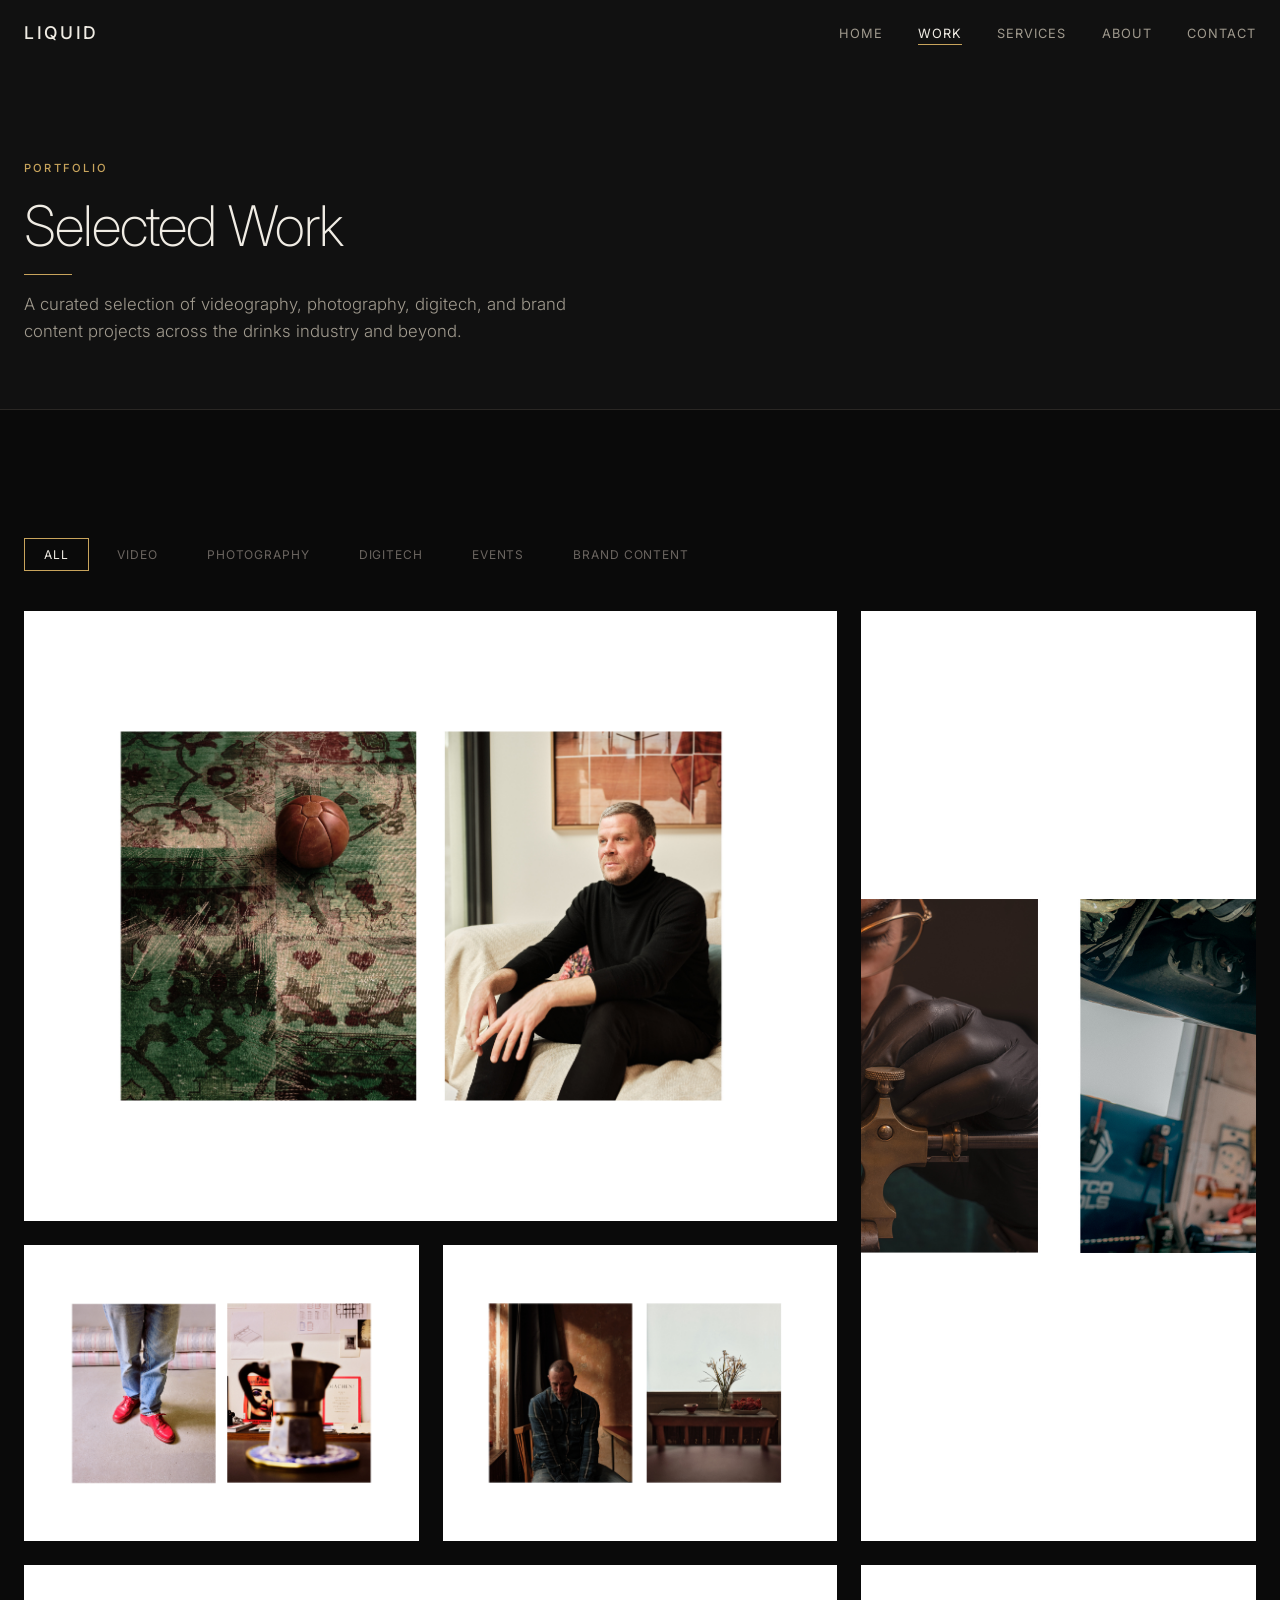
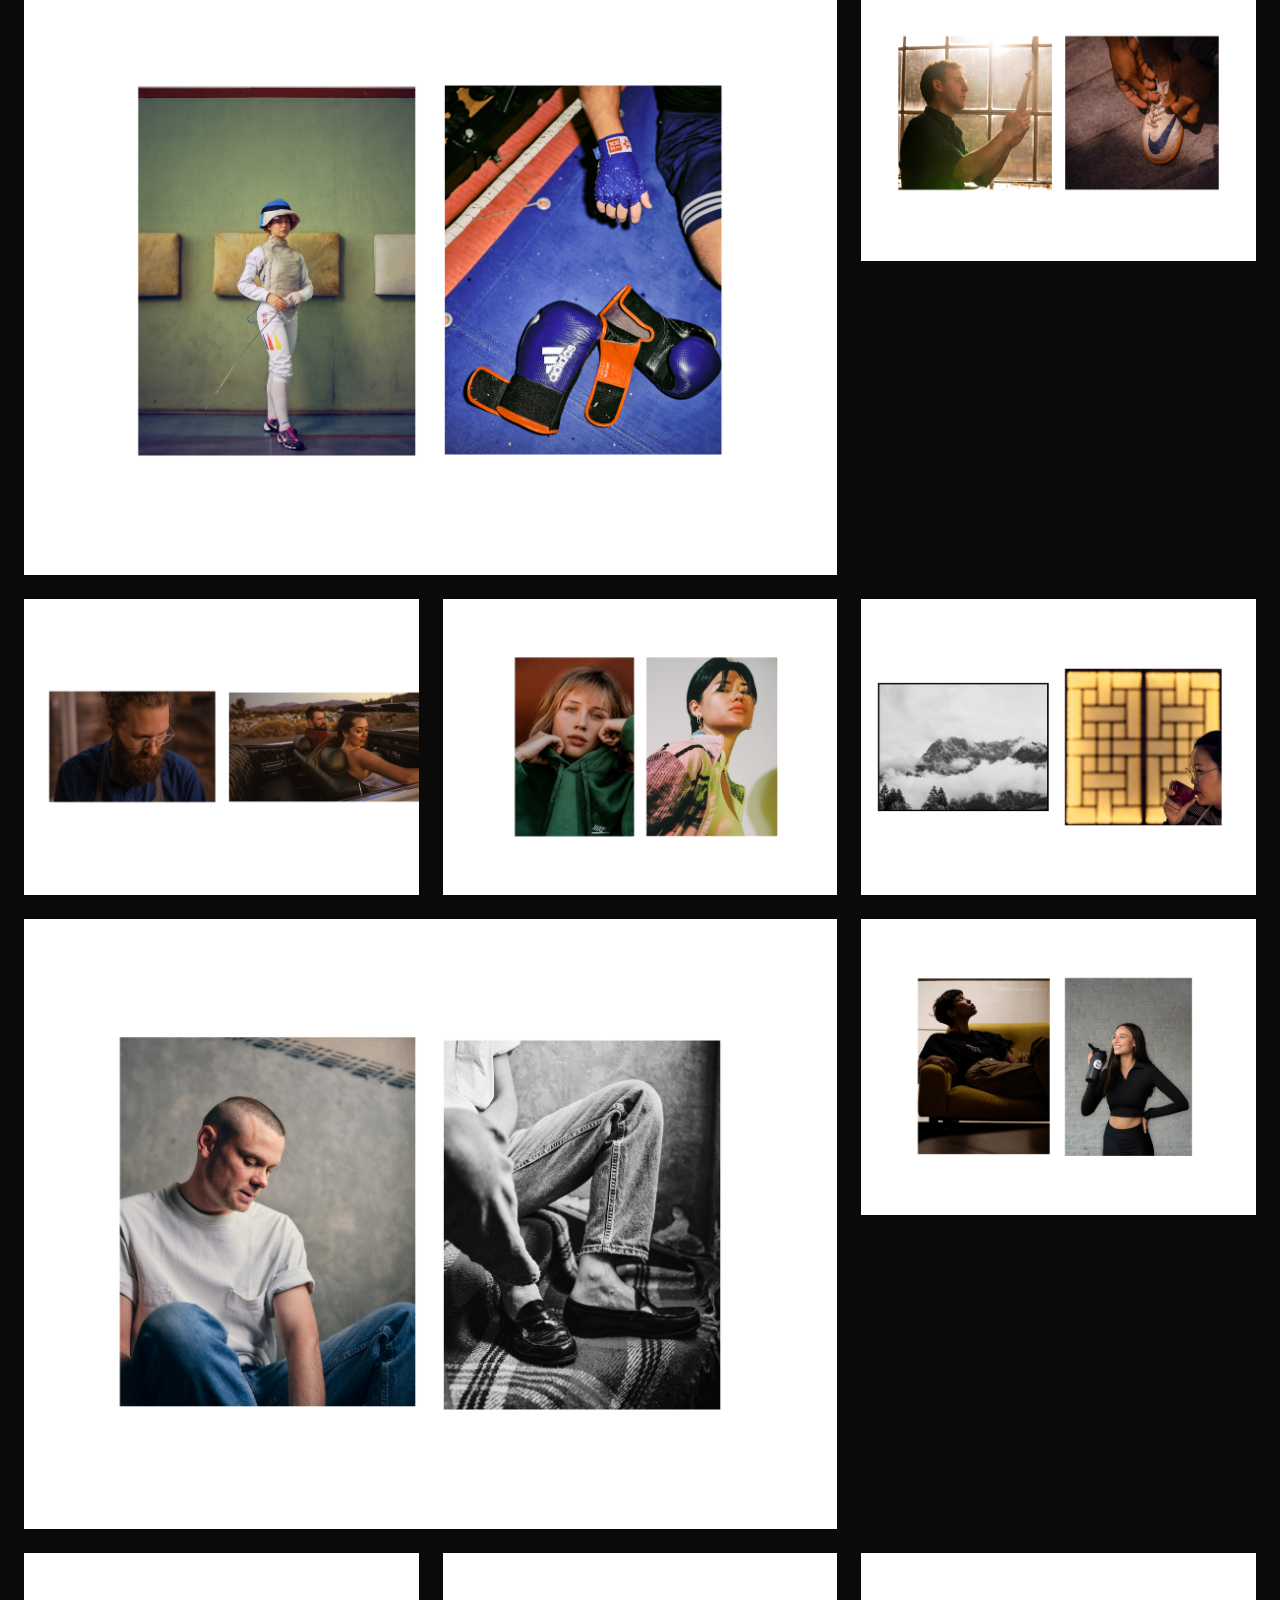
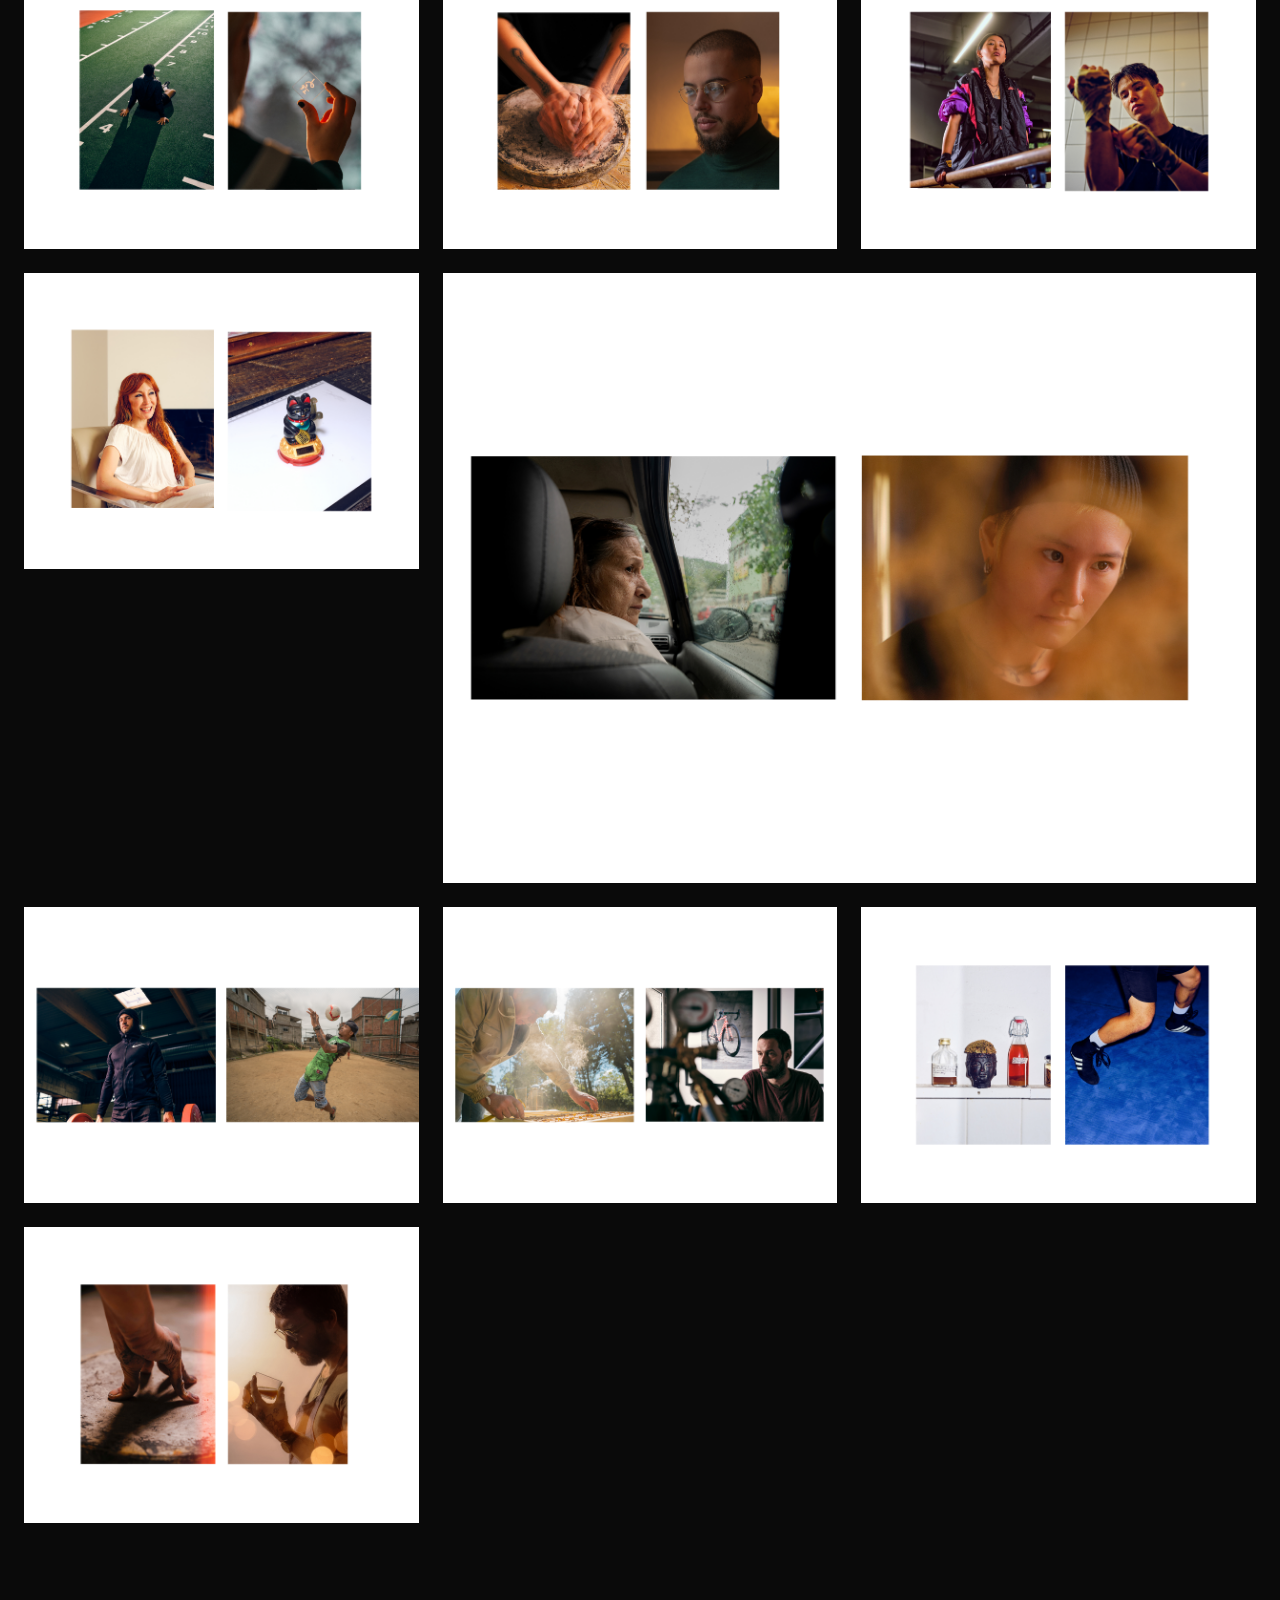
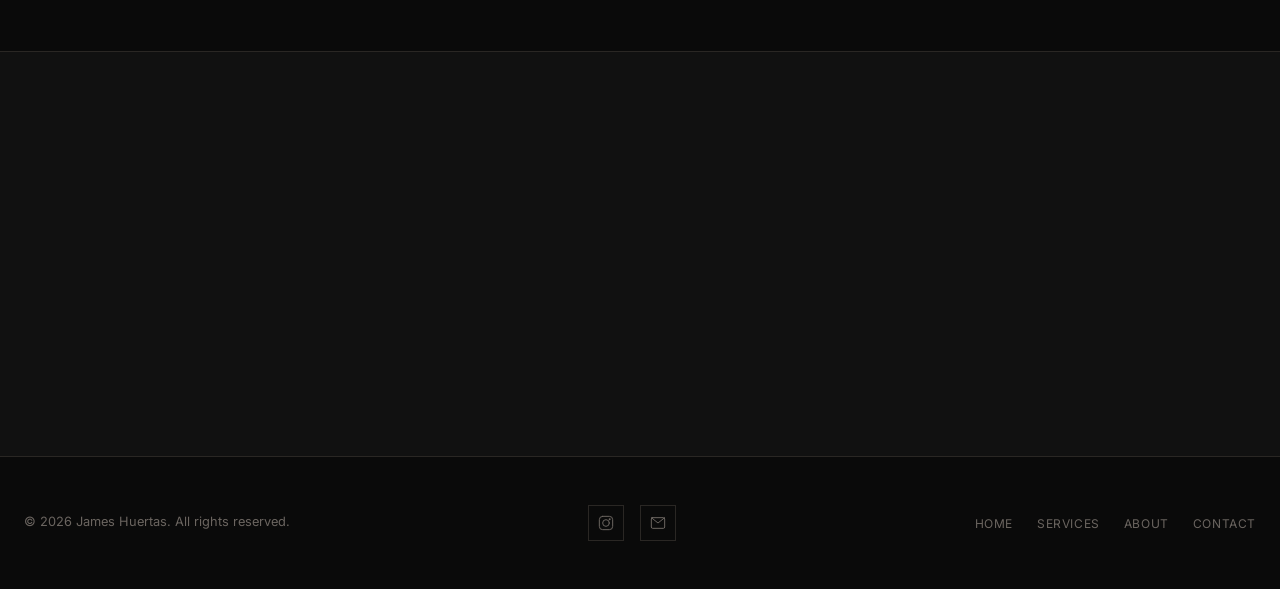
<file: portfolio.html>
<!DOCTYPE html>
<html lang="en">
<head>
<meta charset="UTF-8">
<meta name="viewport" content="width=device-width, initial-scale=1.0">
<title>Portfolio — James Huertas | Videography, Photography &amp; Digitech</title>
<meta name="description" content="Selected videography, photography, digitech and brand content projects by James Huertas. Work for Lustau, Macallan, Diageo, LVMH, Palma Pictures and more.">
<meta name="keywords" content="videographer portfolio, photographer Spain, digitech portfolio, drinks brand content, Majorca videographer, Barcelona photographer, Lustau, Macallan, Diageo, LVMH">
<link rel="canonical" href="https://jameshphoto.com/digitech-portfolio/portfolio.html">
<meta property="og:title" content="Portfolio — James Huertas | Videography, Photography &amp; Digitech">
<meta property="og:description" content="Selected videography, photography, digitech and brand content projects for leading drinks brands and production companies.">
<meta property="og:type" content="website">
<meta property="og:url" content="https://jameshphoto.com/digitech-portfolio/portfolio.html">
<meta property="og:image" content="https://jameshphoto.com/digitech-portfolio/assets/images/portfolio/portfolio-01.jpg">
<meta name="twitter:card" content="summary_large_image">
<meta name="twitter:title" content="Portfolio — James Huertas | Videography, Photography &amp; Digitech">
<meta name="twitter:description" content="Selected videography, photography, digitech and brand content projects for leading drinks brands and production companies.">
<meta name="twitter:image" content="https://jameshphoto.com/digitech-portfolio/assets/images/portfolio/portfolio-01.jpg">
<link rel="preconnect" href="https://fonts.googleapis.com">
<link rel="preconnect" href="https://fonts.gstatic.com" crossorigin>
<link href="https://fonts.googleapis.com/css2?family=Inter:wght@200;300;400;500;600&display=swap" rel="stylesheet">
<link rel="stylesheet" href="css/style.css">
</head>
<body>
<nav class="nav">
<div class="container nav__inner">
<a href="index.html" class="nav__logo"><span>Liquid</span></a>
<ul class="nav__links">
<li><a href="index.html" class="nav__link">Home</a></li>
<li><a href="portfolio.html" class="nav__link nav__link--active">Work</a></li>
<li><a href="services.html" class="nav__link">Services</a></li>
<li><a href="about.html" class="nav__link">About</a></li>
<li><a href="contact.html" class="nav__link">Contact</a></li>
</ul>
<button class="nav__toggle" aria-label="Toggle menu">
<span></span><span></span><span></span>
</button>
</div>
</nav>
<div class="mobile-menu">
<a href="index.html">Home</a>
<a href="portfolio.html">Work</a>
<a href="services.html">Services</a>
<a href="about.html">About</a>
<a href="contact.html">Contact</a>
</div>
<header class="page-header">
<div class="container">
<span class="label">Portfolio</span>
<h1>Selected Work</h1>
<div class="divider"></div>
<p>A curated selection of videography, photography, digitech, and brand content projects across the drinks industry and beyond.</p>
</div>
</header>
<section class="section section--lg">
<div class="container">
<div class="filters reveal">
<button class="filter-btn filter-btn--active" data-filter="all">All</button>
<button class="filter-btn" data-filter="video">Video</button>
<button class="filter-btn" data-filter="photo">Photography</button>
<button class="filter-btn" data-filter="digitech">Digitech</button>
<button class="filter-btn" data-filter="event">Events</button>
<button class="filter-btn" data-filter="brand">Brand Content</button>
</div>
<div class="work-grid reveal">
<div class="work-card work-card--wide" data-category="video">
<img src="assets/images/portfolio/portfolio-01.jpg" alt="Lustau Sherry brand film production in Jerez bodega" class="work-card__img">
<div class="work-card__overlay">
<span class="work-card__category">Video Production</span>
<span class="work-card__title">Lustau Sherry &mdash; Behind the Bodega</span>
<span class="work-card__desc">Documentary-style brand film shot across Lustau's historic bodegas in Jerez de la Frontera.</span>
</div>
</div>
<div class="work-card work-card--tall" data-category="photo">
<img src="assets/images/portfolio/portfolio-07.jpg" alt="The Macallan rare cask product photography with studio lighting" class="work-card__img">
<div class="work-card__overlay">
<span class="work-card__category">Product Photography</span>
<span class="work-card__title">The Macallan &mdash; Rare Cask Collection</span>
<span class="work-card__desc">Studio product photography for The Macallan's premium range, styled for e-commerce and print.</span>
</div>
</div>
<div class="work-card" data-category="event">
<img src="assets/images/portfolio/portfolio-03.jpg" alt="Mahou beer Barcelona launch event with live music and guests" class="work-card__img" loading="lazy">
<div class="work-card__overlay">
<span class="work-card__category">Event Coverage</span>
<span class="work-card__title">Mahou &mdash; Barcelona Launch Event</span>
<span class="work-card__desc">Full event documentation for Mahou's Barcelona market launch, covering press, guests, and activations.</span>
</div>
</div>
<div class="work-card" data-category="digitech">
<img src="assets/images/portfolio/portfolio-04.jpg" alt="Palma Pictures commercial shoot with tethered capture station" class="work-card__img" loading="lazy">
<div class="work-card__overlay">
<span class="work-card__category">Digitech</span>
<span class="work-card__title">Palma Pictures &mdash; Commercial Shoot</span>
<span class="work-card__desc">On-set digital imaging technician managing tethered capture, colour pipeline, and data backup.</span>
</div>
</div>
<div class="work-card work-card--wide" data-category="brand">
<img src="assets/images/portfolio/portfolio-05.jpg" alt="Estrella Damm summer campaign visual content on Mediterranean coast" class="work-card__img" loading="lazy">
<div class="work-card__overlay">
<span class="work-card__category">Brand Content</span>
<span class="work-card__title">Estrella Damm &mdash; Summer Campaign</span>
<span class="work-card__desc">Lifestyle photo and video content for Estrella Damm's Mediterranean summer campaign across social channels.</span>
</div>
</div>
<div class="work-card" data-category="photo">
<img src="assets/images/portfolio/portfolio-08.jpg" alt="Cocktail bar editorial photography with moody lighting" class="work-card__img" loading="lazy">
<div class="work-card__overlay">
<span class="work-card__category">Lifestyle Photography</span>
<span class="work-card__title">Cocktail Bar &mdash; Editorial Series</span>
<span class="work-card__desc">Atmospheric editorial photography series capturing the craft and culture of Barcelona's cocktail scene.</span>
</div>
</div>
<div class="work-card" data-category="video">
<img src="assets/images/portfolio/portfolio-09.jpg" alt="Diageo social media video content for Instagram Reels" class="work-card__img" loading="lazy">
<div class="work-card__overlay">
<span class="work-card__category">Social Content</span>
<span class="work-card__title">Diageo &mdash; Instagram Reels</span>
<span class="work-card__desc">Short-form social video content created for Diageo's portfolio brands, optimised for Instagram and TikTok.</span>
</div>
</div>
<div class="work-card" data-category="event">
<img src="assets/images/portfolio/portfolio-10.jpg" alt="Pernod Ricard trade event photography in Madrid" class="work-card__img" loading="lazy">
<div class="work-card__overlay">
<span class="work-card__category">Event Coverage</span>
<span class="work-card__title">Pernod Ricard &mdash; Trade Event Madrid</span>
<span class="work-card__desc">Trade event photo and video coverage for Pernod Ricard's annual industry showcase in Madrid.</span>
</div>
</div>
<div class="work-card" data-category="digitech">
<img src="assets/images/portfolio/portfolio-11.jpg" alt="TrueGroup Brussels conference digitech services" class="work-card__img" loading="lazy">
<div class="work-card__overlay">
<span class="work-card__category">Digitech</span>
<span class="work-card__title">TrueGroup &mdash; Brussels Conference</span>
<span class="work-card__desc">Multi-day digitech support for TrueGroup's corporate conference, managing capture across multiple stages.</span>
</div>
</div>
<div class="work-card work-card--wide" data-category="brand">
<img src="assets/images/portfolio/portfolio-12.jpg" alt="LVMH luxury brand portfolio visual storytelling" class="work-card__img" loading="lazy">
<div class="work-card__overlay">
<span class="work-card__category">Brand Content</span>
<span class="work-card__title">LVMH &mdash; Portfolio Brand Story</span>
<span class="work-card__desc">Visual storytelling content for LVMH's premium spirits portfolio, crafted for trade and consumer audiences.</span>
</div>
</div>
<div class="work-card" data-category="photo">
<img src="assets/images/portfolio/portfolio-13.jpg" alt="General Optica product photography for seasonal catalogue" class="work-card__img" loading="lazy">
<div class="work-card__overlay">
<span class="work-card__category">Product Photography</span>
<span class="work-card__title">General Optica &mdash; Catalogue Shoot</span>
<span class="work-card__desc">Product and lifestyle photography for General Optica's seasonal catalogue and e-commerce platform.</span>
</div>
</div>
<div class="work-card" data-category="video">
<img src="assets/images/portfolio/portfolio-14.jpg" alt="Behind the scenes production diary on commercial set" class="work-card__img" loading="lazy">
<div class="work-card__overlay">
<span class="work-card__category">Behind the Scenes</span>
<span class="work-card__title">Palma Pictures &mdash; Production Diary</span>
<span class="work-card__desc">BTS video content captured on-set during a multi-day commercial production for Palma Pictures.</span>
</div>
</div>
<div class="work-card" data-category="photo">
<img src="assets/images/portfolio/portfolio-15.jpg" alt="Premium spirits bottle photography with dramatic lighting" class="work-card__img" loading="lazy">
<div class="work-card__overlay">
<span class="work-card__category">Product Photography</span>
<span class="work-card__title">Eden Mill &mdash; Spirits Range</span>
<span class="work-card__desc">Studio product photography for Eden Mill's gin and whisky range, lit for maximum shelf appeal.</span>
</div>
</div>
<div class="work-card" data-category="event">
<img src="assets/images/portfolio/portfolio-16.jpg" alt="Diageo brand activation event photography" class="work-card__img" loading="lazy">
<div class="work-card__overlay">
<span class="work-card__category">Event Coverage</span>
<span class="work-card__title">Diageo &mdash; Brand Activation</span>
<span class="work-card__desc">Live event photography and video at a Diageo brand activation, capturing audience engagement and key moments.</span>
</div>
</div>
<div class="work-card" data-category="photo">
<img src="assets/images/portfolio/portfolio-17.jpg" alt="Hospitality lifestyle photography of bar and restaurant interiors" class="work-card__img" loading="lazy">
<div class="work-card__overlay">
<span class="work-card__category">Lifestyle Photography</span>
<span class="work-card__title">Hospitality &mdash; Venue Interiors</span>
<span class="work-card__desc">Interior and lifestyle photography for hospitality venues across Barcelona, used for press and social media.</span>
</div>
</div>
<div class="work-card work-card--wide" data-category="brand">
<img src="assets/images/portfolio/portfolio-18.jpg" alt="Mahou brand campaign visual production in Spain" class="work-card__img" loading="lazy">
<div class="work-card__overlay">
<span class="work-card__category">Brand Content</span>
<span class="work-card__title">Mahou &mdash; Visual Campaign</span>
<span class="work-card__desc">Multi-format brand campaign production for Mahou, delivering stills and motion content for digital and print.</span>
</div>
</div>
<div class="work-card" data-category="photo">
<img src="assets/images/portfolio/portfolio-19.jpg" alt="Craft cocktail editorial photography for drinks publication" class="work-card__img" loading="lazy">
<div class="work-card__overlay">
<span class="work-card__category">Photography</span>
<span class="work-card__title">Drinks &mdash; Editorial Photography</span>
<span class="work-card__desc">Editorial cocktail and spirits photography for drinks trade publications, styled on location.</span>
</div>
</div>
<div class="work-card" data-category="video">
<img src="assets/images/portfolio/portfolio-20.jpg" alt="Pernod Ricard brand film production" class="work-card__img" loading="lazy">
<div class="work-card__overlay">
<span class="work-card__category">Video Production</span>
<span class="work-card__title">Pernod Ricard &mdash; Brand Film</span>
<span class="work-card__desc">Brand film production for Pernod Ricard, from concept through to colour-graded final delivery.</span>
</div>
</div>
<div class="work-card" data-category="photo">
<img src="assets/images/portfolio/portfolio-21.jpg" alt="Portrait photography of bartender and brand ambassador" class="work-card__img" loading="lazy">
<div class="work-card__overlay">
<span class="work-card__category">Photography</span>
<span class="work-card__title">Portrait &mdash; Industry Faces</span>
<span class="work-card__desc">Portrait series featuring bartenders, brand ambassadors, and key figures in the drinks industry.</span>
</div>
</div>
<div class="work-card" data-category="brand">
<img src="assets/images/portfolio/portfolio-22.jpg" alt="Lustau brand visual identity content and assets" class="work-card__img" loading="lazy">
<div class="work-card__overlay">
<span class="work-card__category">Brand Content</span>
<span class="work-card__title">Lustau &mdash; Visual Identity</span>
<span class="work-card__desc">Brand asset creation for Lustau's digital presence, including social templates, product shots, and campaign imagery.</span>
</div>
</div>
</div>
</div>
</section>
<section class="section cta-section">
<div class="container reveal">
<span class="label" style="display: block; margin-bottom: 1rem;">Like What You See?</span>
<h2>Let's create something together</h2>
<p>Every project starts with a conversation. Tell me about yours.</p>
<a href="contact.html" class="btn btn--primary">Start a Project</a>
</div>
</section>
<footer class="footer">
<div class="container footer__inner">
<div class="footer__copy">&copy; 2026 James Huertas. All rights reserved.</div>
<div class="social-links">
<a href="https://www.instagram.com/tap.dancingoyster/" target="_blank" rel="noopener" class="social-link" aria-label="Instagram">
<svg viewBox="0 0 24 24" fill="none" stroke="currentColor" stroke-width="1.5" stroke-linecap="round" stroke-linejoin="round"><rect x="2" y="2" width="20" height="20" rx="5" ry="5"/><circle cx="12" cy="12" r="5"/><circle cx="17.5" cy="6.5" r="1.5" fill="currentColor" stroke="none"/></svg>
</a>
<a href="mailto:james@huertas.co.uk" class="social-link" aria-label="Email">
<svg viewBox="0 0 24 24" fill="none" stroke="currentColor" stroke-width="1.5" stroke-linecap="round" stroke-linejoin="round"><rect x="2" y="4" width="20" height="16" rx="2"/><path d="M22 4l-10 8L2 4"/></svg>
</a>
</div>
<ul class="footer__links">
<li><a href="index.html" class="footer__link">Home</a></li>
<li><a href="services.html" class="footer__link">Services</a></li>
<li><a href="about.html" class="footer__link">About</a></li>
<li><a href="contact.html" class="footer__link">Contact</a></li>
</ul>
</div>
</footer>
<script src="js/main.js"></script>
</body>
</html>
</file>
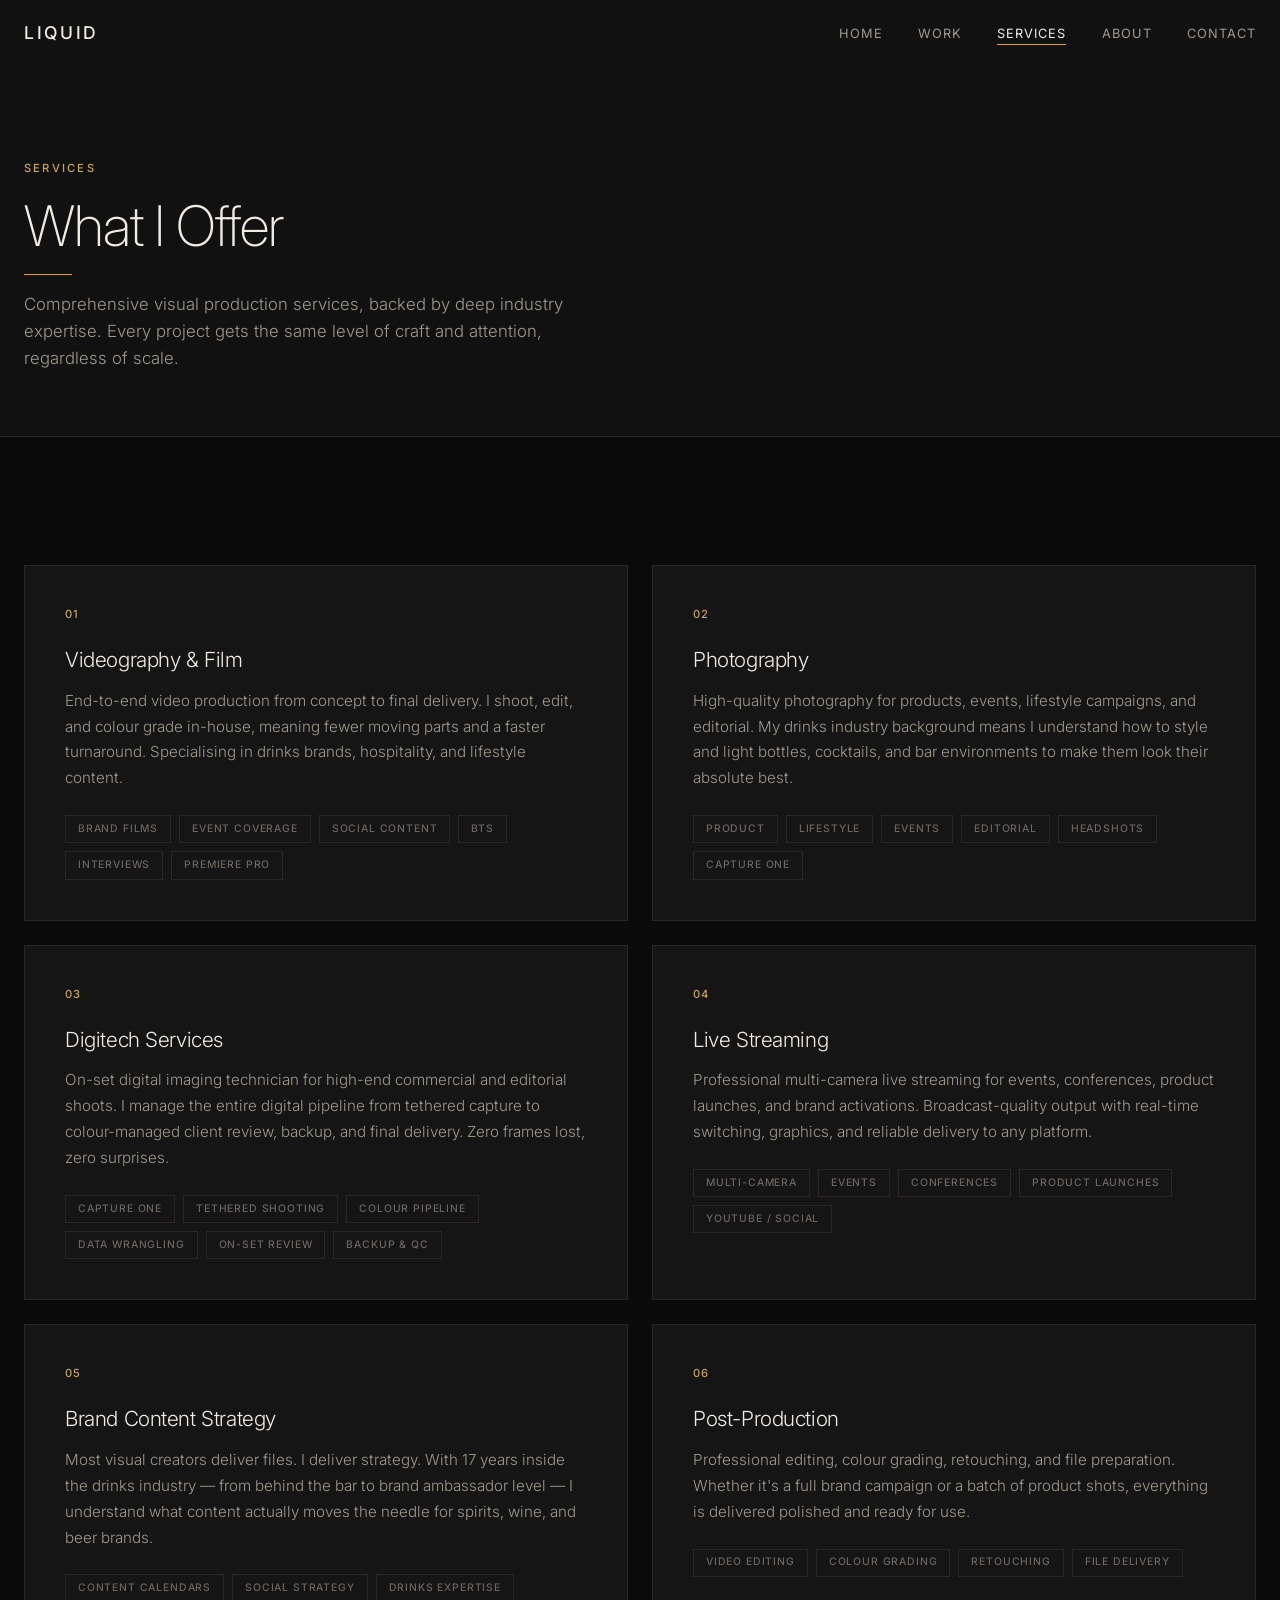
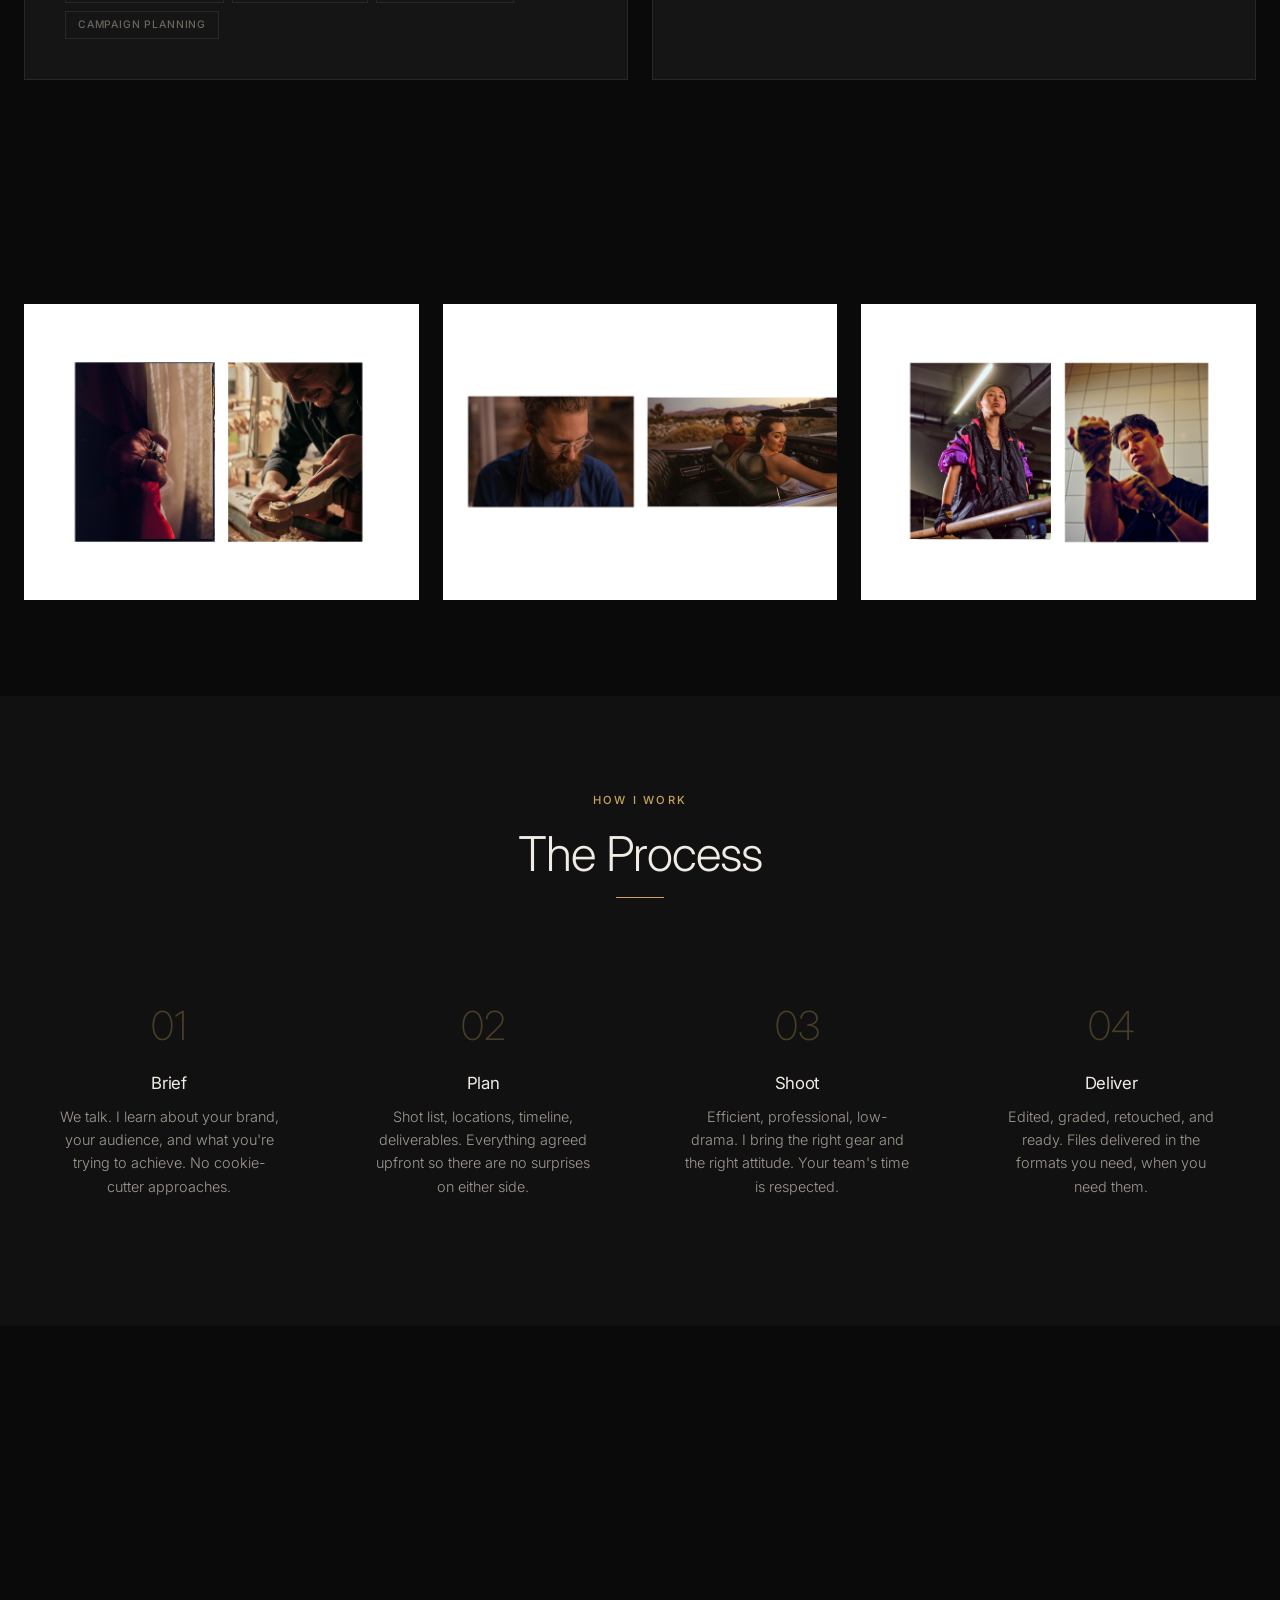
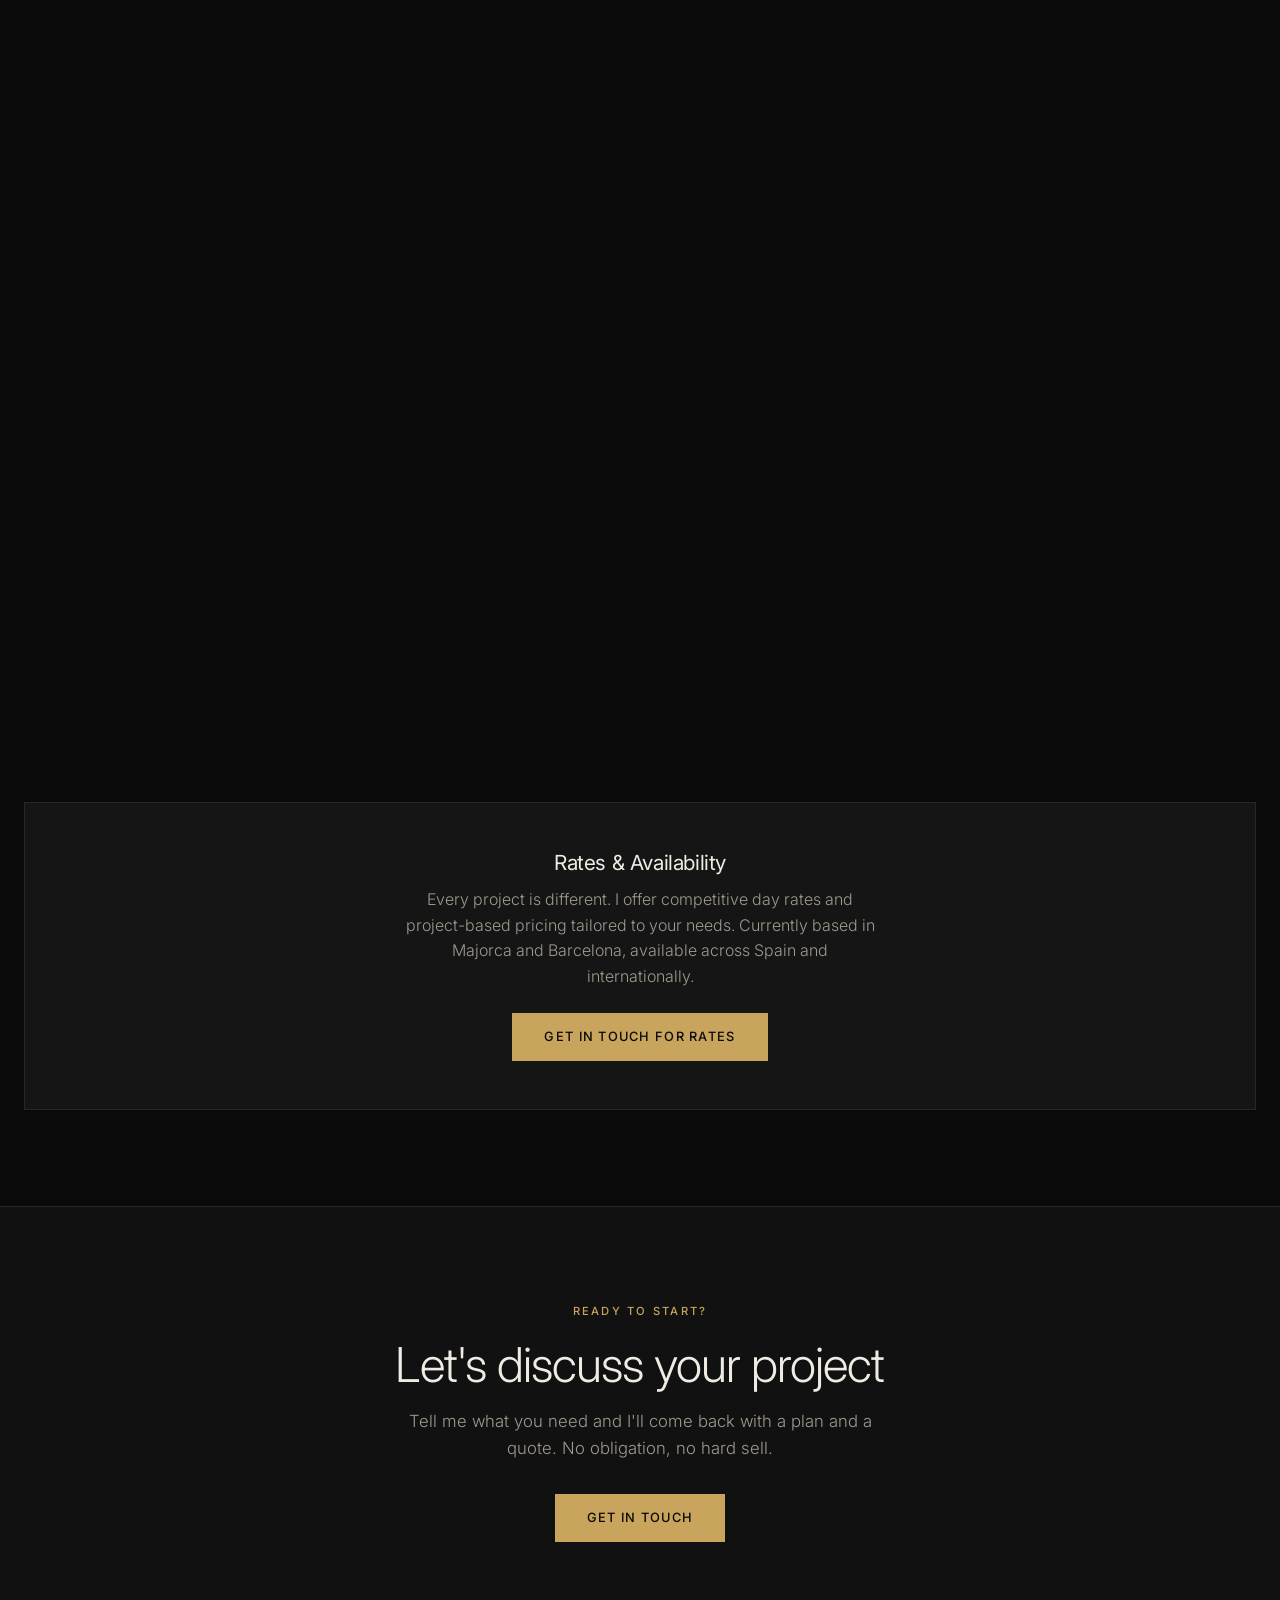
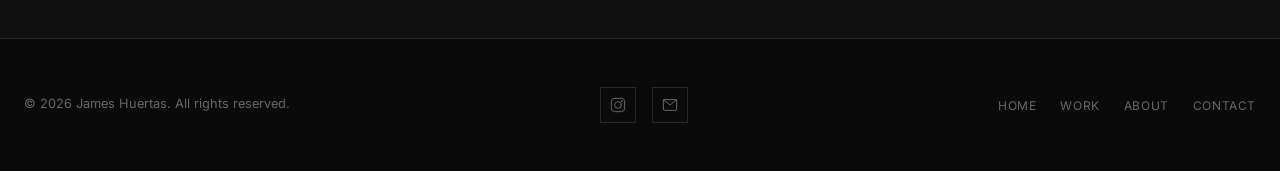
<file: services.html>
<!DOCTYPE html>
<html lang="en">
<head>
<meta charset="UTF-8">
<meta name="viewport" content="width=device-width, initial-scale=1.0">
<title>Services — James Huertas | Videography, Photography, Digitech &amp; Streaming</title>
<meta name="description" content="Videography, photography, digitech, live streaming and brand content services by James Huertas. Based in Majorca and Barcelona, available worldwide.">
<meta name="keywords" content="videography services Spain, photographer hire Majorca, digitech freelance, live streaming events, brand content production, drinks industry photographer, Barcelona videographer">
<link rel="canonical" href="https://jameshphoto.com/digitech-portfolio/services.html">
<meta property="og:title" content="Services — James Huertas | Videography, Photography, Digitech &amp; Streaming">
<meta property="og:description" content="Videography, photography, digitech, live streaming and brand content services. Based in Majorca and Barcelona, available worldwide.">
<meta property="og:type" content="website">
<meta property="og:url" content="https://jameshphoto.com/digitech-portfolio/services.html">
<meta property="og:image" content="https://jameshphoto.com/digitech-portfolio/assets/images/portfolio/portfolio-06.jpg">
<meta name="twitter:card" content="summary_large_image">
<meta name="twitter:title" content="Services — James Huertas | Videography, Photography, Digitech &amp; Streaming">
<meta name="twitter:description" content="Videography, photography, digitech, live streaming and brand content services. Based in Majorca and Barcelona, available worldwide.">
<meta name="twitter:image" content="https://jameshphoto.com/digitech-portfolio/assets/images/portfolio/portfolio-06.jpg">
<link rel="preconnect" href="https://fonts.googleapis.com">
<link rel="preconnect" href="https://fonts.gstatic.com" crossorigin>
<link href="https://fonts.googleapis.com/css2?family=Inter:wght@200;300;400;500;600&display=swap" rel="stylesheet">
<link rel="stylesheet" href="css/style.css">
</head>
<body>
<nav class="nav">
<div class="container nav__inner">
<a href="index.html" class="nav__logo"><span>Liquid</span></a>
<ul class="nav__links">
<li><a href="index.html" class="nav__link">Home</a></li>
<li><a href="portfolio.html" class="nav__link">Work</a></li>
<li><a href="services.html" class="nav__link nav__link--active">Services</a></li>
<li><a href="about.html" class="nav__link">About</a></li>
<li><a href="contact.html" class="nav__link">Contact</a></li>
</ul>
<button class="nav__toggle" aria-label="Toggle menu">
<span></span><span></span><span></span>
</button>
</div>
</nav>
<div class="mobile-menu">
<a href="index.html">Home</a>
<a href="portfolio.html">Work</a>
<a href="services.html">Services</a>
<a href="about.html">About</a>
<a href="contact.html">Contact</a>
</div>
<header class="page-header">
<div class="container">
<span class="label">Services</span>
<h1>What I Offer</h1>
<div class="divider"></div>
<p>Comprehensive visual production services, backed by deep industry expertise. Every project gets the same level of craft and attention, regardless of scale.</p>
</div>
</header>
<section class="section section--lg">
<div class="container">
<div class="services-grid">
<div class="service-card reveal">
<div class="service-card__number">01</div>
<h3>Videography &amp; Film</h3>
<p>End-to-end video production from concept to final delivery. I shoot, edit, and colour grade in-house, meaning fewer moving parts and a faster turnaround. Specialising in drinks brands, hospitality, and lifestyle content.</p>
<div class="service-card__tags">
<span class="tag">Brand Films</span>
<span class="tag">Event Coverage</span>
<span class="tag">Social Content</span>
<span class="tag">BTS</span>
<span class="tag">Interviews</span>
<span class="tag">Premiere Pro</span>
</div>
</div>
<div class="service-card reveal">
<div class="service-card__number">02</div>
<h3>Photography</h3>
<p>High-quality photography for products, events, lifestyle campaigns, and editorial. My drinks industry background means I understand how to style and light bottles, cocktails, and bar environments to make them look their absolute best.</p>
<div class="service-card__tags">
<span class="tag">Product</span>
<span class="tag">Lifestyle</span>
<span class="tag">Events</span>
<span class="tag">Editorial</span>
<span class="tag">Headshots</span>
<span class="tag">Capture One</span>
</div>
</div>
<div class="service-card reveal">
<div class="service-card__number">03</div>
<h3>Digitech Services</h3>
<p>On-set digital imaging technician for high-end commercial and editorial shoots. I manage the entire digital pipeline from tethered capture to colour-managed client review, backup, and final delivery. Zero frames lost, zero surprises.</p>
<div class="service-card__tags">
<span class="tag">Capture One</span>
<span class="tag">Tethered Shooting</span>
<span class="tag">Colour Pipeline</span>
<span class="tag">Data Wrangling</span>
<span class="tag">On-Set Review</span>
<span class="tag">Backup &amp; QC</span>
</div>
</div>
<div class="service-card reveal">
<div class="service-card__number">04</div>
<h3>Live Streaming</h3>
<p>Professional multi-camera live streaming for events, conferences, product launches, and brand activations. Broadcast-quality output with real-time switching, graphics, and reliable delivery to any platform.</p>
<div class="service-card__tags">
<span class="tag">Multi-Camera</span>
<span class="tag">Events</span>
<span class="tag">Conferences</span>
<span class="tag">Product Launches</span>
<span class="tag">YouTube / Social</span>
</div>
</div>
<div class="service-card reveal">
<div class="service-card__number">05</div>
<h3>Brand Content Strategy</h3>
<p>Most visual creators deliver files. I deliver strategy. With 17 years inside the drinks industry &mdash; from behind the bar to brand ambassador level &mdash; I understand what content actually moves the needle for spirits, wine, and beer brands.</p>
<div class="service-card__tags">
<span class="tag">Content Calendars</span>
<span class="tag">Social Strategy</span>
<span class="tag">Drinks Expertise</span>
<span class="tag">Campaign Planning</span>
</div>
</div>
<div class="service-card reveal">
<div class="service-card__number">06</div>
<h3>Post-Production</h3>
<p>Professional editing, colour grading, retouching, and file preparation. Whether it's a full brand campaign or a batch of product shots, everything is delivered polished and ready for use.</p>
<div class="service-card__tags">
<span class="tag">Video Editing</span>
<span class="tag">Colour Grading</span>
<span class="tag">Retouching</span>
<span class="tag">File Delivery</span>
</div>
</div>
</div>
</div>
</section>
<section class="section">
<div class="container">
<div class="work-grid reveal">
<div class="work-card" data-category="video">
<img src="assets/images/portfolio/portfolio-06.jpg" alt="Videography production sample" class="work-card__img" loading="lazy">
<div class="work-card__overlay">
<span class="work-card__category">Videography</span>
<span class="work-card__title">Brand Film Production</span>
</div>
</div>
<div class="work-card" data-category="photo">
<img src="assets/images/portfolio/portfolio-09.jpg" alt="Photography sample" class="work-card__img" loading="lazy">
<div class="work-card__overlay">
<span class="work-card__category">Photography</span>
<span class="work-card__title">Product &amp; Lifestyle</span>
</div>
</div>
<div class="work-card" data-category="digitech">
<img src="assets/images/portfolio/portfolio-16.jpg" alt="Digitech on-set sample" class="work-card__img" loading="lazy">
<div class="work-card__overlay">
<span class="work-card__category">Digitech</span>
<span class="work-card__title">On-Set Digital Pipeline</span>
</div>
</div>
</div>
</div>
</section>
<section class="section testimonials">
<div class="container">
<div class="section-header section-header--center reveal">
<span class="label">How I Work</span>
<h2>The Process</h2>
<div class="divider divider--center"></div>
</div>
<div class="process-grid reveal">
<div class="process-step">
<div class="process-step__number">01</div>
<h3>Brief</h3>
<p>We talk. I learn about your brand, your audience, and what you're trying to achieve. No cookie-cutter approaches.</p>
</div>
<div class="process-step">
<div class="process-step__number">02</div>
<h3>Plan</h3>
<p>Shot list, locations, timeline, deliverables. Everything agreed upfront so there are no surprises on either side.</p>
</div>
<div class="process-step">
<div class="process-step__number">03</div>
<h3>Shoot</h3>
<p>Efficient, professional, low-drama. I bring the right gear and the right attitude. Your team's time is respected.</p>
</div>
<div class="process-step">
<div class="process-step__number">04</div>
<h3>Deliver</h3>
<p>Edited, graded, retouched, and ready. Files delivered in the formats you need, when you need them.</p>
</div>
</div>
</div>
</section>
<section class="section">
<div class="container">
<div class="section-header reveal">
<span class="label">Toolkit</span>
<h2>Equipment &amp; Software</h2>
<div class="divider"></div>
<p>Professional-grade gear, always maintained and ready. I invest in reliability.</p>
</div>
<div class="equipment-grid reveal">
<div class="equipment-card">
<h4>Camera Systems</h4>
<ul>
<li>Sony FX Series</li>
<li>Sony Alpha Mirrorless</li>
<li>Cine Lenses</li>
<li>Gimbal Stabilisation</li>
<li>Tripod &amp; Fluid Heads</li>
</ul>
</div>
<div class="equipment-card">
<h4>Lighting</h4>
<ul>
<li>Aputure LED Panels</li>
<li>Godox Strobes</li>
<li>Continuous Lighting</li>
<li>Modifiers &amp; Diffusion</li>
<li>Reflectors &amp; Flags</li>
</ul>
</div>
<div class="equipment-card">
<h4>Audio</h4>
<ul>
<li>Rode Wireless</li>
<li>Shotgun Microphones</li>
<li>Lavalier Systems</li>
<li>External Recorder</li>
<li>Monitoring</li>
</ul>
</div>
<div class="equipment-card">
<h4>Digitech</h4>
<ul>
<li>Capture One Pro</li>
<li>Tethering Hardware</li>
<li>Calibrated Monitors</li>
<li>RAID Storage</li>
<li>Backup Systems</li>
</ul>
</div>
<div class="equipment-card">
<h4>Post-Production</h4>
<ul>
<li>Adobe Premiere Pro</li>
<li>DaVinci Resolve</li>
<li>Adobe Photoshop</li>
<li>Adobe Lightroom</li>
<li>MacBook Pro (Apple Silicon)</li>
</ul>
</div>
<div class="equipment-card">
<h4>Streaming</h4>
<ul>
<li>Multi-Camera Switching</li>
<li>OBS / vMix</li>
<li>Graphics Overlay</li>
<li>Encoding Hardware</li>
<li>Reliable Connectivity</li>
</ul>
</div>
</div>
</div>
</section>
<section class="section">
<div class="container">
<div class="rate-banner reveal">
<h3>Rates &amp; Availability</h3>
<p>Every project is different. I offer competitive day rates and project-based pricing tailored to your needs. Currently based in Majorca and Barcelona, available across Spain and internationally.</p>
<a href="contact.html" class="btn btn--primary">Get In Touch For Rates</a>
</div>
</div>
</section>
<section class="section cta-section">
<div class="container reveal">
<span class="label" style="display: block; margin-bottom: 1rem;">Ready to Start?</span>
<h2>Let's discuss your project</h2>
<p>Tell me what you need and I'll come back with a plan and a quote. No obligation, no hard sell.</p>
<a href="contact.html" class="btn btn--primary">Get In Touch</a>
</div>
</section>
<footer class="footer">
<div class="container footer__inner">
<div class="footer__copy">&copy; 2026 James Huertas. All rights reserved.</div>
<div class="social-links">
<a href="https://www.instagram.com/tap.dancingoyster/" target="_blank" rel="noopener" class="social-link" aria-label="Instagram">
<svg viewBox="0 0 24 24" fill="none" stroke="currentColor" stroke-width="1.5" stroke-linecap="round" stroke-linejoin="round"><rect x="2" y="2" width="20" height="20" rx="5" ry="5"/><circle cx="12" cy="12" r="5"/><circle cx="17.5" cy="6.5" r="1.5" fill="currentColor" stroke="none"/></svg>
</a>
<a href="mailto:james@huertas.co.uk" class="social-link" aria-label="Email">
<svg viewBox="0 0 24 24" fill="none" stroke="currentColor" stroke-width="1.5" stroke-linecap="round" stroke-linejoin="round"><rect x="2" y="4" width="20" height="16" rx="2"/><path d="M22 4l-10 8L2 4"/></svg>
</a>
</div>
<ul class="footer__links">
<li><a href="index.html" class="footer__link">Home</a></li>
<li><a href="portfolio.html" class="footer__link">Work</a></li>
<li><a href="about.html" class="footer__link">About</a></li>
<li><a href="contact.html" class="footer__link">Contact</a></li>
</ul>
</div>
</footer>
<script src="js/main.js"></script>
</body>
</html>
</file>
<file: css/style.css>
*,*::before,*::after{margin:0;padding:0;box-sizing:border-box}:root{--bg-primary:#0a0a0a;--bg-secondary:#111111;--bg-tertiary:#1a1a1a;--bg-card:#151515;--bg-card-hover:#1e1e1e;--text-primary:#f0ece4;--text-secondary:#a09a8e;--text-muted:#6b6560;--accent:#c8a45c;--accent-light:#dbbf78;--accent-dark:#9e7d3a;--border:#2a2724;--border-light:#3a3632;--white:#ffffff;--font-heading:'Inter',-apple-system,BlinkMacSystemFont,sans-serif;--font-body:'Inter',-apple-system,BlinkMacSystemFont,sans-serif;--transition:0.3s cubic-bezier(0.25,0.46,0.45,0.94);--transition-slow:0.6s cubic-bezier(0.25,0.46,0.45,0.94)}html{scroll-behavior:smooth;font-size:16px;-webkit-font-smoothing:antialiased;-moz-osx-font-smoothing:grayscale}body{font-family:var(--font-body);background:var(--bg-primary);color:var(--text-primary);line-height:1.6;overflow-x:hidden}a{color:var(--accent);text-decoration:none;transition:color var(--transition)}a:hover{color:var(--accent-light)}img{max-width:100%;height:auto;display:block}h1,h2,h3,h4,h5,h6{font-family:var(--font-heading);font-weight:300;letter-spacing:-0.02em;line-height:1.15}h1{font-size:clamp(2.4rem,6vw,5rem);font-weight:200}h2{font-size:clamp(1.8rem,4vw,3rem)}h3{font-size:clamp(1.2rem,2.5vw,1.6rem);font-weight:400}p{font-weight:300;color:var(--text-secondary)}.accent-text{color:var(--accent)}.label{font-size:0.7rem;font-weight:500;letter-spacing:0.2em;text-transform:uppercase;color:var(--accent)}.container{width:100%;max-width:1280px;margin:0 auto;padding:0 1.5rem}.section{padding:6rem 0}.section--lg{padding:8rem 0}.nav{position:fixed;top:0;left:0;right:0;z-index:1000;padding:1.2rem 0;transition:background var(--transition),padding var(--transition)}.nav--scrolled{background:rgba(10,10,10,0.92);backdrop-filter:blur(20px);-webkit-backdrop-filter:blur(20px);padding:0.8rem 0;border-bottom:1px solid var(--border)}.nav__inner{display:flex;align-items:center;justify-content:space-between}.nav__logo{font-size:1.1rem;font-weight:300;letter-spacing:0.15em;text-transform:uppercase;color:var(--text-primary);transition:color var(--transition)}.nav__logo:hover{color:var(--accent)}.nav__logo span{font-weight:500}.nav__links{display:flex;align-items:center;gap:2.2rem;list-style:none}.nav__link{font-size:0.8rem;font-weight:400;letter-spacing:0.08em;text-transform:uppercase;color:var(--text-secondary);transition:color var(--transition);position:relative}.nav__link::after{content:'';position:absolute;bottom:-4px;left:0;width:0;height:1px;background:var(--accent);transition:width var(--transition)}.nav__link:hover,.nav__link--active{color:var(--text-primary)}.nav__link:hover::after,.nav__link--active::after{width:100%}.nav__toggle{display:none;flex-direction:column;gap:5px;cursor:pointer;padding:4px;background:none;border:none}.nav__toggle span{display:block;width:24px;height:1.5px;background:var(--text-primary);transition:transform var(--transition),opacity var(--transition)}.nav__toggle--active span:nth-child(1){transform:translateY(6.5px) rotate(45deg)}.nav__toggle--active span:nth-child(2){opacity:0}.nav__toggle--active span:nth-child(3){transform:translateY(-6.5px) rotate(-45deg)}.hero{min-height:100vh;display:flex;align-items:center;position:relative;overflow:hidden}.hero__bg{position:absolute;inset:0;background:url('../assets/images/portfolio/portfolio-06.jpg') center center / cover no-repeat;z-index:0}.hero__bg::after{content:'';position:absolute;inset:0;background:linear-gradient(135deg,rgba(10,10,10,0.75) 0%,rgba(10,10,10,0.55) 40%,rgba(10,10,10,0.65) 70%,rgba(10,10,10,0.8) 100%)}.hero__noise{position:absolute;inset:0;opacity:0.03;background-image:url("data:image/svg+xml,%3Csvg viewBox='0 0 256 256' xmlns='http://www.w3.org/2000/svg'%3E%3Cfilter id='noise'%3E%3CfeTurbulence type='fractalNoise' baseFrequency='0.9' numOctaves='4' stitchTiles='stitch'/%3E%3C/filter%3E%3Crect width='100%25' height='100%25' filter='url(%23noise)'/%3E%3C/svg%3E");z-index:1}.hero__content{position:relative;z-index:2;max-width:800px}.hero__label{display:inline-block;margin-bottom:1.5rem;opacity:0;animation:fadeUp 0.8s 0.2s forwards}.hero h1{margin-bottom:1.5rem;opacity:0;animation:fadeUp 0.8s 0.4s forwards}.hero__subtitle{font-size:clamp(1rem,2vw,1.25rem);font-weight:300;color:var(--text-secondary);margin-bottom:2.5rem;max-width:560px;opacity:0;animation:fadeUp 0.8s 0.6s forwards}.hero__cta-group{display:flex;gap:1rem;flex-wrap:wrap;opacity:0;animation:fadeUp 0.8s 0.8s forwards}.hero__scroll{position:absolute;bottom:2rem;left:50%;transform:translateX(-50%);z-index:2;display:flex;flex-direction:column;align-items:center;gap:0.5rem;color:var(--text-muted);font-size:0.7rem;letter-spacing:0.15em;text-transform:uppercase;opacity:0;animation:fadeIn 1s 1.2s forwards}.hero__scroll-line{width:1px;height:40px;background:linear-gradient(to bottom,var(--accent),transparent);animation:scrollPulse 2s infinite}.btn{display:inline-flex;align-items:center;gap:0.5rem;padding:0.85rem 2rem;font-family:var(--font-body);font-size:0.8rem;font-weight:500;letter-spacing:0.1em;text-transform:uppercase;border:none;border-radius:0;cursor:pointer;transition:all var(--transition)}.btn--primary{background:var(--accent);color:var(--bg-primary)}.btn--primary:hover{background:var(--accent-light);color:var(--bg-primary);transform:translateY(-1px)}.btn--outline{background:transparent;color:var(--text-primary);border:1px solid var(--border-light)}.btn--outline:hover{border-color:var(--accent);color:var(--accent)}.btn--ghost{background:transparent;color:var(--accent);padding:0.85rem 0}.btn--ghost:hover{color:var(--accent-light)}.btn--ghost .btn__arrow{transition:transform var(--transition)}.btn--ghost:hover .btn__arrow{transform:translateX(4px)}.section-header{margin-bottom:4rem}.section-header--center{text-align:center}.section-header .label{margin-bottom:1rem;display:block}.section-header h2{margin-bottom:1rem}.section-header p{max-width:560px;font-size:1.05rem}.section-header--center p{margin:0 auto}.divider{width:48px;height:1px;background:var(--accent);margin:1rem 0}.divider--center{margin:1rem auto}.stats{border-top:1px solid var(--border);border-bottom:1px solid var(--border);padding:3rem 0}.stats__grid{display:grid;grid-template-columns:repeat(4,1fr);gap:2rem;text-align:center}.stats__item h3{font-size:clamp(2rem,4vw,3rem);font-weight:200;color:var(--accent);margin-bottom:0.3rem}.stats__item p{font-size:0.75rem;letter-spacing:0.1em;text-transform:uppercase;color:var(--text-muted)}.work-grid{display:grid;grid-template-columns:repeat(3,1fr);gap:1.5rem}.work-card{position:relative;overflow:hidden;aspect-ratio:4/3;background:var(--bg-card);cursor:pointer}.work-card--tall{grid-row:span 2;aspect-ratio:auto}.work-card--wide{grid-column:span 2}.work-card__img{width:100%;height:100%;object-fit:cover;transition:transform var(--transition-slow)}.work-card:hover .work-card__img{transform:scale(1.05)}.work-card__overlay{position:absolute;inset:0;background:linear-gradient(to top,rgba(10,10,10,0.9) 0%,rgba(10,10,10,0.2) 50%,transparent 100%);display:flex;flex-direction:column;justify-content:flex-end;padding:1.5rem;opacity:0;transition:opacity var(--transition)}.work-card:hover .work-card__overlay{opacity:1}.work-card__category{font-size:0.65rem;font-weight:500;letter-spacing:0.15em;text-transform:uppercase;color:var(--accent);margin-bottom:0.4rem}.work-card__title{font-size:1.1rem;font-weight:400;color:var(--text-primary)}.work-card__placeholder{width:100%;height:100%;display:flex;align-items:center;justify-content:center;background:linear-gradient(135deg,var(--bg-card) 0%,var(--bg-tertiary) 100%);transition:background var(--transition)}.work-card:hover .work-card__placeholder{background:linear-gradient(135deg,var(--bg-tertiary) 0%,var(--bg-card-hover) 100%)}.work-card__placeholder-inner{text-align:center;color:var(--text-muted)}.work-card__placeholder-icon{font-size:2rem;margin-bottom:0.5rem;opacity:0.4}.work-card__placeholder-text{font-size:0.7rem;letter-spacing:0.1em;text-transform:uppercase}.filters{display:flex;gap:0.5rem;flex-wrap:wrap;margin-bottom:2.5rem}.filter-btn{padding:0.5rem 1.2rem;font-family:var(--font-body);font-size:0.75rem;font-weight:400;letter-spacing:0.08em;text-transform:uppercase;color:var(--text-muted);background:transparent;border:1px solid transparent;cursor:pointer;transition:all var(--transition)}.filter-btn:hover{color:var(--text-secondary);border-color:var(--border)}.filter-btn--active{color:var(--text-primary);border-color:var(--accent)}.services-grid{display:grid;grid-template-columns:repeat(2,1fr);gap:1.5rem}.service-card{padding:2.5rem;background:var(--bg-card);border:1px solid var(--border);transition:all var(--transition);position:relative;overflow:hidden}.service-card::before{content:'';position:absolute;top:0;left:0;right:0;height:2px;background:var(--accent);transform:scaleX(0);transform-origin:left;transition:transform var(--transition)}.service-card:hover{border-color:var(--border-light);transform:translateY(-2px)}.service-card:hover::before{transform:scaleX(1)}.service-card__number{font-size:0.7rem;font-weight:500;color:var(--accent);letter-spacing:0.1em;margin-bottom:1.5rem}.service-card h3{font-size:1.3rem;font-weight:300;margin-bottom:1rem;color:var(--text-primary)}.service-card p{font-size:0.95rem;line-height:1.7;margin-bottom:1.5rem}.service-card__tags{display:flex;flex-wrap:wrap;gap:0.5rem}.tag{padding:0.3rem 0.75rem;font-size:0.65rem;font-weight:500;letter-spacing:0.08em;text-transform:uppercase;color:var(--text-muted);border:1px solid var(--border);transition:all var(--transition)}.service-card:hover .tag{border-color:var(--border-light)}.testimonials{background:var(--bg-secondary)}.testimonial-grid{display:grid;grid-template-columns:repeat(3,1fr);gap:1.5rem}.testimonial-card{padding:2rem;background:var(--bg-card);border:1px solid var(--border);position:relative}.testimonial-card__quote{font-size:2rem;color:var(--accent);opacity:0.4;line-height:1;margin-bottom:1rem}.testimonial-card p{font-size:0.95rem;font-style:italic;line-height:1.7;margin-bottom:1.5rem;color:var(--text-secondary)}.testimonial-card__author{font-size:0.85rem;font-weight:500;color:var(--text-primary)}.testimonial-card__role{font-size:0.75rem;color:var(--text-muted);margin-top:0.2rem}.clients-grid{display:grid;grid-template-columns:repeat(auto-fill,minmax(160px,1fr));gap:1.5rem}.client-item{display:flex;align-items:center;justify-content:center;padding:1.5rem;height:80px;border:1px solid var(--border);transition:all var(--transition)}.client-item:hover{border-color:var(--accent)}.client-item span{font-size:0.75rem;font-weight:400;letter-spacing:0.12em;text-transform:uppercase;color:var(--text-muted);transition:color var(--transition)}.client-item:hover span{color:var(--text-primary)}.about-grid{display:grid;grid-template-columns:1fr 1fr;gap:4rem;align-items:start}.about-image{aspect-ratio:3/4;background:var(--bg-card);position:relative;overflow:hidden}.about-image__img{width:100%;height:100%;object-fit:cover}.about-image__placeholder{width:100%;height:100%;display:flex;align-items:center;justify-content:center;background:linear-gradient(135deg,var(--bg-tertiary) 0%,var(--bg-card) 100%);color:var(--text-muted);font-size:0.75rem;letter-spacing:0.1em;text-transform:uppercase}.showreel{position:relative;overflow:hidden;border:1px solid var(--border)}.showreel__img{width:100%;height:auto;display:block}.about-content .label{margin-bottom:1.5rem;display:block}.about-content h2{margin-bottom:1.5rem}.about-content p{margin-bottom:1.2rem;font-size:1rem;line-height:1.8}.timeline{position:relative;padding-left:2rem}.timeline::before{content:'';position:absolute;top:0;bottom:0;left:0;width:1px;background:var(--border)}.timeline__item{position:relative;padding-bottom:2.5rem}.timeline__item::before{content:'';position:absolute;left:-2rem;top:0.5rem;width:7px;height:7px;background:var(--accent);border-radius:50%;transform:translateX(-3px)}.timeline__year{font-size:0.7rem;font-weight:500;letter-spacing:0.15em;color:var(--accent);text-transform:uppercase;margin-bottom:0.5rem}.timeline__title{font-size:1.05rem;font-weight:400;color:var(--text-primary);margin-bottom:0.4rem}.timeline__desc{font-size:0.9rem;color:var(--text-muted)}.contact-grid{display:grid;grid-template-columns:1fr 1fr;gap:4rem}.contact-info h2{margin-bottom:1.5rem}.contact-info>p{margin-bottom:2rem;font-size:1.05rem;line-height:1.8}.contact-detail{display:flex;align-items:flex-start;gap:1rem;margin-bottom:1.5rem}.contact-detail__icon{width:40px;height:40px;display:flex;align-items:center;justify-content:center;border:1px solid var(--border);color:var(--accent);font-size:1rem;flex-shrink:0}.contact-detail__text{font-size:0.85rem}.contact-detail__label{font-size:0.7rem;font-weight:500;letter-spacing:0.1em;text-transform:uppercase;color:var(--text-muted);margin-bottom:0.3rem}.contact-detail__value{color:var(--text-primary)}.contact-detail__value a{color:var(--text-primary)}.contact-detail__value a:hover{color:var(--accent)}.form{display:flex;flex-direction:column;gap:1.2rem}.form__group{display:flex;flex-direction:column;gap:0.4rem}.form__label{font-size:0.7rem;font-weight:500;letter-spacing:0.1em;text-transform:uppercase;color:var(--text-muted)}.form__input,.form__select,.form__textarea{padding:0.85rem 1rem;font-family:var(--font-body);font-size:0.9rem;font-weight:300;color:var(--text-primary);background:var(--bg-secondary);border:1px solid var(--border);outline:none;transition:border-color var(--transition)}.form__input:focus,.form__select:focus,.form__textarea:focus{border-color:var(--accent)}.form__select{appearance:none;background-image:url("data:image/svg+xml,%3Csvg xmlns='http://www.w3.org/2000/svg' width='12' height='12' viewBox='0 0 24 24' fill='none' stroke='%236b6560' stroke-width='2'%3E%3Cpath d='M6 9l6 6 6-6'/%3E%3C/svg%3E");background-repeat:no-repeat;background-position:right 1rem center;cursor:pointer}.form__textarea{min-height:140px;resize:vertical}.form__row{display:grid;grid-template-columns:1fr 1fr;gap:1.2rem}.footer{border-top:1px solid var(--border);padding:3rem 0}.footer__inner{display:flex;align-items:center;justify-content:space-between;flex-wrap:wrap;gap:1.5rem}.footer__copy{font-size:0.8rem;color:var(--text-muted)}.footer__links{display:flex;gap:1.5rem;list-style:none}.footer__link{font-size:0.75rem;color:var(--text-muted);letter-spacing:0.05em;text-transform:uppercase;transition:color var(--transition)}.footer__link:hover{color:var(--accent)}.page-header{padding:10rem 0 4rem;position:relative;background:var(--bg-secondary);border-bottom:1px solid var(--border)}.page-header .label{margin-bottom:1rem;display:block}.page-header h1{font-size:clamp(2rem,5vw,3.5rem);margin-bottom:1rem}.page-header p{max-width:560px;font-size:1.05rem}.cta-section{text-align:center;background:var(--bg-secondary);border-top:1px solid var(--border)}.cta-section h2{margin-bottom:1rem}.cta-section p{max-width:480px;margin:0 auto 2rem;font-size:1.05rem}@keyframes fadeUp{from{opacity:0;transform:translateY(20px)}to{opacity:1;transform:translateY(0)}}@keyframes fadeIn{from{opacity:0}to{opacity:1}}@keyframes scrollPulse{0%,100%{opacity:0.5;transform:scaleY(1)}50%{opacity:1;transform:scaleY(1.2)}}.reveal{opacity:0;transform:translateY(30px);transition:opacity 0.8s ease,transform 0.8s ease}.reveal--visible{opacity:1;transform:translateY(0)}.mobile-menu{position:fixed;inset:0;background:rgba(10,10,10,0.98);z-index:999;display:flex;flex-direction:column;align-items:center;justify-content:center;gap:2rem;opacity:0;visibility:hidden;transition:opacity var(--transition),visibility var(--transition)}.mobile-menu--open{opacity:1;visibility:visible}.mobile-menu a{font-size:1.5rem;font-weight:300;letter-spacing:0.08em;color:var(--text-secondary);transition:color var(--transition)}.mobile-menu a:hover{color:var(--accent)}@media (max-width:1024px){.services-grid{grid-template-columns:1fr}.about-grid,.contact-grid{grid-template-columns:1fr;gap:3rem}.work-grid{grid-template-columns:repeat(2,1fr)}.work-card--tall{grid-row:span 1;aspect-ratio:4/3}.testimonial-grid{grid-template-columns:1fr 1fr}}@media (max-width:768px){.nav__links{display:none}.nav__toggle{display:flex}.stats__grid{grid-template-columns:repeat(2,1fr);gap:1.5rem}.work-grid{grid-template-columns:1fr}.work-card--wide{grid-column:span 1}.testimonial-grid{grid-template-columns:1fr}.form__row{grid-template-columns:1fr}.hero__cta-group{flex-direction:column}.hero__cta-group .btn{text-align:center;justify-content:center}.section{padding:4rem 0}.section--lg{padding:5rem 0}.footer__inner{flex-direction:column;text-align:center}}@media (max-width:480px){.container{padding:0 1rem}.stats__grid{grid-template-columns:1fr 1fr}.clients-grid{grid-template-columns:1fr 1fr}}.visually-hidden{position:absolute;width:1px;height:1px;padding:0;margin:-1px;overflow:hidden;clip:rect(0,0,0,0);white-space:nowrap;border:0}.process-grid{display:grid;grid-template-columns:repeat(4,1fr);gap:1.5rem}.process-step{padding:2rem;text-align:center;position:relative}.process-step__number{font-size:2.5rem;font-weight:200;color:var(--accent);opacity:0.3;margin-bottom:1rem}.process-step h3{margin-bottom:0.75rem;font-size:1.05rem}.process-step p{font-size:0.9rem;line-height:1.6}@media (max-width:768px){.process-grid{grid-template-columns:1fr 1fr}}@media (max-width:480px){.process-grid{grid-template-columns:1fr}}.rate-banner{background:var(--bg-card);border:1px solid var(--border);padding:3rem;text-align:center;margin-top:3rem}.rate-banner h3{margin-bottom:0.75rem;font-size:1.3rem}.rate-banner p{margin-bottom:1.5rem;max-width:480px;margin-left:auto;margin-right:auto}.equipment-grid{display:grid;grid-template-columns:repeat(3,1fr);gap:1.5rem}.equipment-card{padding:1.5rem;background:var(--bg-card);border:1px solid var(--border)}.equipment-card h4{font-size:0.85rem;font-weight:500;color:var(--text-primary);margin-bottom:0.75rem}.equipment-card ul{list-style:none}.equipment-card li{font-size:0.85rem;color:var(--text-muted);padding:0.3rem 0;border-bottom:1px solid var(--border)}.equipment-card li:last-child{border-bottom:none}@media (max-width:768px){.equipment-grid{grid-template-columns:1fr}}.social-links{display:flex;gap:1rem;align-items:center}.social-link{width:36px;height:36px;display:flex;align-items:center;justify-content:center;border:1px solid var(--border);color:var(--text-muted);transition:all var(--transition)}.social-link:hover{border-color:var(--accent);color:var(--accent)}.social-link svg{width:16px;height:16px}.form__error{display:block;font-size:0.75rem;color:#e74c3c;margin-top:0.25rem;min-height:1rem}.form__input.form__input--error,.form__textarea.form__textarea--error{border-color:#e74c3c}.form__status{margin-top:1rem;padding:1rem;text-align:center;font-size:0.9rem;border:1px solid var(--border)}.form__status--success{background:rgba(45,106,79,0.15);border-color:#2d6a4f;color:#52b788}.form__status--error{background:rgba(231,76,60,0.15);border-color:#e74c3c;color:#e74c3c}.work-card__desc{display:block;font-size:0.8rem;color:rgba(255,255,255,0.75);margin-top:0.35rem;font-weight:300;line-height:1.4;opacity:0;transform:translateY(6px);transition:all 0.3s ease 0.15s}.work-card:hover .work-card__desc{opacity:1;transform:translateY(0)}
</file>
